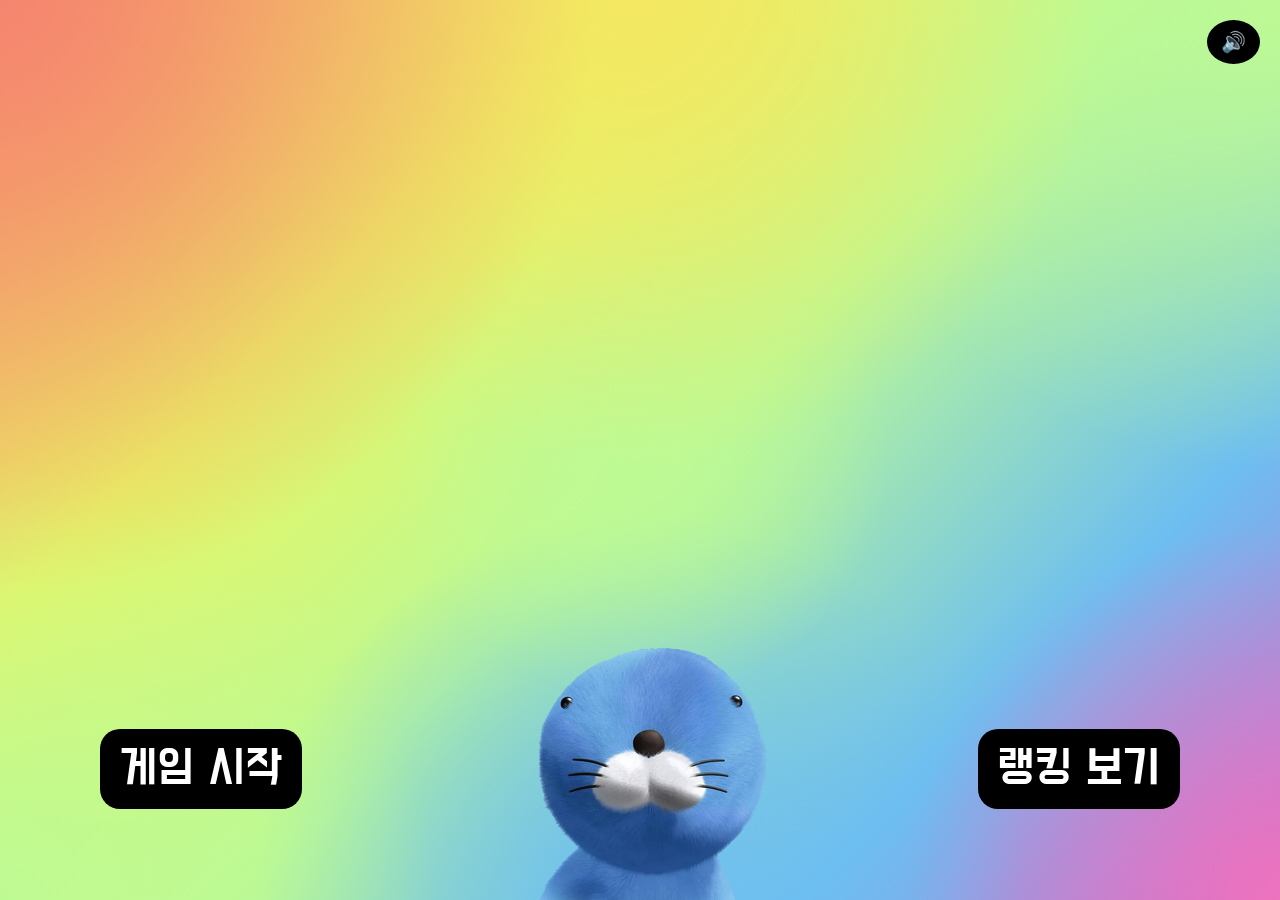
<file: index.html>
<!-- @format -->

<!doctype html>
<html lang="en">
  <head>
    <meta charset="UTF-8" />
    <meta name="viewport" content="width=device-width, initial-scale=1.0" />
    <link rel="preconnect" href="https://fonts.googleapis.com" />
    <link rel="preconnect" href="https://fonts.gstatic.com" crossorigin />
    <link rel="preconnect" href="https://fonts.googleapis.com" />
    <link rel="preconnect" href="https://fonts.gstatic.com" crossorigin />
    <link
      href="https://fonts.googleapis.com/css2?family=Do+Hyeon&display=swap"
      rel="stylesheet"
    />
    <title>Meme Academy</title>

    <link rel="stylesheet" href="./mainBG.css" />

    <style>
      body {
        font-family: "Do Hyeon", sans-serif;
      }

      ::-webkit-scrollbar {
        display: none;
      }

      a {
        text-decoration: none;
        color: inherit;
      }

      .modal {
        display: none;
        position: fixed;
        top: 0;
        left: 0;
        z-index: 999;
        width: 100%;
        height: 100vh;
        background: rgba(0, 0, 0, 0.6);
        justify-content: center;
        align-items: center;
      }

      .modal.active {
        display: flex;
      }

      .modal_popup {
        width: 500px;
        max-height: 80vh;
        overflow-y: auto;
        background: #ffffff;
        border-radius: 20px;
        padding: 25px;
        text-align: center;
        animation: popup 0.3s ease;
      }

      @keyframes popup {
        from {
          transform: scale(0.8);
          opacity: 0;
        }
        to {
          transform: scale(1);
          opacity: 1;
        }
      }

      .modal_popup table {
        width: 100%;
        border-collapse: collapse;
        margin-top: 15px;
      }

      .modal_popup th,
      .modal_popup td {
        padding: 10px;
        border-bottom: 1px solid #ddd;
      }

      .modal_popup th {
        background: #f4f4f4;
      }

      .modal_buttons {
        margin-bottom: 10px;
      }

      .modal_buttons button {
        margin: 5px;
        padding: 8px 12px;
        border: none;
        border-radius: 10px;
        background: black;
        color: white;
        cursor: pointer;
      }

      .close_btn {
        padding: 10px 20px;
        background-color: rgb(116, 0, 0);
        border: none;
        border-radius: 5px;
        color: #fff;
        cursor: pointer;
        transition: box-shadow 0.2s;
      }

      .title {
        width: 100%;
        height: 320px;
        display: flex;
        justify-content: center;
        align-items: center;
      }

      .title-arc {
        --step: 14deg;
        --start: -45deg;
        --radius: 520px;
        --font-size: 110px;
        --center-y: 215%;

        position: relative;
        width: 100%;
        margin-left: 40px;
        height: 320px;
      }

      .title-arc span {
        position: absolute;
        left: 50%;
        top: var(--center-y);
        font-size: var(--font-size);
        font-family: "Do Hyeon", sans-serif;
        line-height: 1;
        color: var(--c);
        -webkit-text-stroke: 2px #111;
        text-shadow: 6px 6px 0 #f47c48;

        --angle: calc(var(--start) + var(--i) * var(--step));

        animation: titleBounce 1.4s ease-in-out infinite;
        animation-delay: calc(var(--i) * 0.12s);
      }

      @keyframes titleBounce {
        0%,
        100% {
          transform: translate(-50%, -50%) rotate(var(--angle))
            translateY(calc(var(--radius) * -1));
        }
        50% {
          transform: translate(-50%, -58%) rotate(var(--angle))
            translateY(calc(var(--radius) * -1));
        }
      }

      .bottom-area {
        position: absolute;
        bottom: 0;
        width: 100%;
        padding: 0 100px;
        box-sizing: border-box;
      }

      .button-container {
        display: flex;
        align-items: end;
        justify-content: space-between;
        width: 100%;
      }

      .bonobono {
        width: 25%;
        height: auto;
        display: block;
      }

      .location-button {
        border: 0;
        border-radius: 20px;
        padding: 10px 20px;
        background-color: black;
        font-size: 48px;
        font-family: "Do Hyeon", sans-serif;
        color: white;
        white-space: nowrap;
        align-self: center;

        cursor: pointer;

        transition: all 0.2s ease;
      }
      .location-button:hover {
        transform: translateY(-6px) scale(1.05);

        background: linear-gradient(
          90deg,
          red,
          orange,
          yellow,
          green,
          cyan,
          blue,
          purple
        );

        color: white;

        box-shadow: 0 12px 25px rgba(0, 0, 0, 0.3);
      }
      .location-button:active {
        transform: scale(0.95);
        box-shadow: 0 5px 10px rgba(0, 0, 0, 0.2);
      }

      .rank-category-buttons {
        display: flex;
        gap: 10px;
        margin-bottom: 14px;
      }

      .rank-category-buttons button {
        border: none;
        border-radius: 10px;
        padding: 8px 14px;
        font-size: 18px;
        font-family: "Do Hyeon", sans-serif;
        cursor: pointer;
        background: #222;
        color: white;
      }

      .table-wrap {
        height: 500px;
        overflow-y: auto;
      }

      table {
        border-collapse: collapse;
        width: 100%;
        min-width: 420px;
      }

      th,
      td {
        border-bottom: 1px solid #ddd;
        padding: 10px 14px;
        text-align: center;
      }

      th {
        background: #f4f4f4;
      }
    </style>
  </head>
  <body>
    <div class="modal">
      <div class="modal_popup">
        <div class="modal_buttons">
          <button onclick="make2024Modal()">2024</button>
          <button onclick="make2025Modal()">2025</button>
          <button onclick="makeClassicModal()">고전</button>
        </div>

        <div class="table-wrap">
          <table>
            <thead>
              <tr>
                <th>등수</th>
                <th>아이디</th>
                <th>점수</th>
              </tr>
            </thead>
            <tbody id="ranking"></tbody>
          </table>
        </div>
        <div style="display: flex; justify-content: center; margin-top: 10px">
          <button type="button" class="close_btn" onClick="modalClose()">
            닫기
          </button>
        </div>
      </div>
    </div>

    <div class="rainbow-bg">
      <div class="title">
        <div class="title-arc">
          <span style="--i: 0; --c: #ff8a8a">제</span>
          <span style="--i: 1; --c: #ffd65c">1</span>
          <span style="--i: 2; --c: #ffe66d">회</span>
          <span style="--i: 3; --c: #2df0a1">밈</span>
          <span style="--i: 4; --c: #22a7ff">퀴</span>
          <span style="--i: 5; --c: #1792ff">즈</span>
          <span style="--i: 6; --c: #0d63d8">쇼</span>
          <span style="--i: 7; --c: #a95cff">~</span>
        </div>
      </div>

      <div class="bottom-area">
        <div class="button-container">
          <a class="location-button" href="./Nickname.html">게임 시작</a>
          <img class="bonobono" src="./images/bonobono.png" alt="Bonobono" />
          <button onClick="modalOpen()" class="location-button">
            랭킹 보기
          </button>
        </div>
      </div>
    </div>

    <audio id="bgm" src="./sounds/배경.mp3" loop></audio>

    <button
      id="musicToggle"
      style="
        position: fixed;
        top: 20px;
        right: 20px;
        z-index: 1000;
        font-size: 20px;
        padding: 10px 14px;
        border-radius: 50%;
        border: none;
        background: black;
        color: white;
        cursor: pointer;
      "
    >
      🔊
    </button>
  </body>

  <script>
    const modal = document.querySelector(".modal");

    function modalOpen() {
      modal.classList.add("active");
      makeClassicModal();
    }

    function modalClose() {
      modal.classList.remove("active");
    }

    function makeClassicModal() {
      renderRanking(getRankingByCategory("classic"));
    }

    function make2024Modal() {
      renderRanking(getRankingByCategory("2024"));
    }

    function make2025Modal() {
      renderRanking(getRankingByCategory("2025"));
    }

    function renderRanking(data, title) {
      let rows = "";

      for (let i = 0; i < data.length; i++) {
        rows += `
          <tr>
            <td>${i + 1}등</td>
            <td>${data[i].id}</td>
            <td>${data[i].score}</td>
          </tr>
        `;
      }

      document.getElementById("ranking").innerHTML = `
        
          <tbody>
            ${rows}
          </tbody>
 
      `;
    }

    function getRankingByCategory(targetCategory) {
      const ranking = [];

      for (let i = 0; i < localStorage.length; i++) {
        const key = localStorage.key(i);
        const rawValue = localStorage.getItem(key);

        if (!rawValue) continue;

        try {
          const data = JSON.parse(rawValue);

          if (
            data &&
            typeof data === "object" &&
            data.category === targetCategory &&
            typeof data.totalScore === "number"
          ) {
            ranking.push({
              id: data.nickname,
              score: data.totalScore,
            });
          }
        } catch (error) {
          continue;
        }
      }

      ranking.sort((a, b) => b.score - a.score);

      return ranking;
    }

    makeClassicModal();

    const bgm = document.getElementById("bgm");
    const musicBtn = document.getElementById("musicToggle");

    let isPlaying = false;

    // 눌러야 배경음악 시작
    document.addEventListener(
      "click",
      () => {
        if (!isPlaying) {
          bgm.play();
          isPlaying = true;
        }
      },
      { once: true },
    );

    // 끄고 켜기
    musicBtn.addEventListener("click", () => {
      if (bgm.paused) {
        bgm.play();
        musicBtn.textContent = "🔊";
      } else {
        bgm.pause();
        musicBtn.textContent = "🔇";
      }
    });
  </script>
</html>
</file>
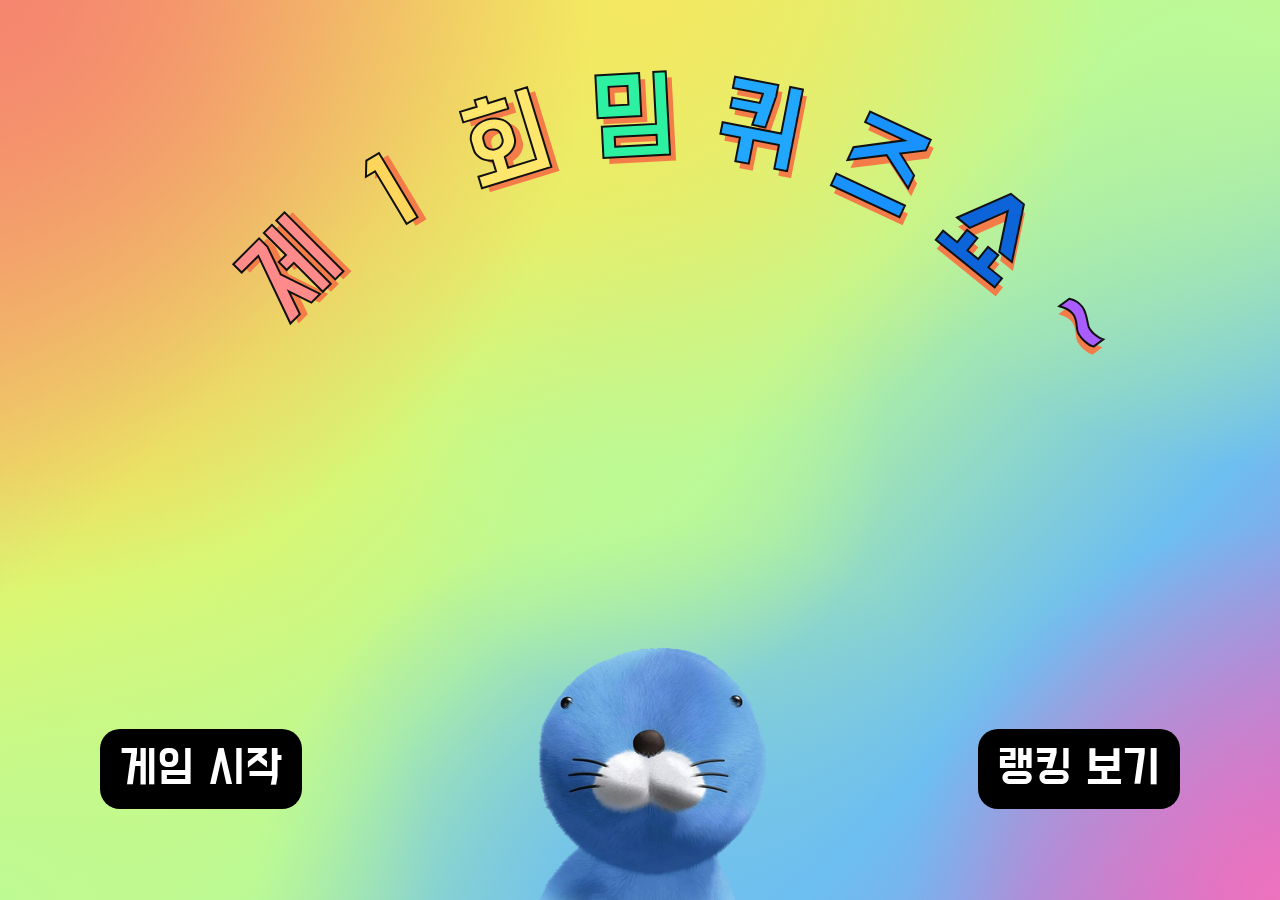
<file: MainPage.html>
<!-- @format -->

<!doctype html>
<html lang="en">
  <head>
    <meta charset="UTF-8" />
    <meta name="viewport" content="width=device-width, initial-scale=1.0" />
    <link rel="preconnect" href="https://fonts.googleapis.com" />
    <link rel="preconnect" href="https://fonts.gstatic.com" crossorigin />
    <link rel="preconnect" href="https://fonts.googleapis.com" />
    <link rel="preconnect" href="https://fonts.gstatic.com" crossorigin />
    <link
      href="https://fonts.googleapis.com/css2?family=Do+Hyeon&display=swap"
      rel="stylesheet"
    />
    <title>Meme Academy</title>

    <link rel="stylesheet" href="mainBG.css" />

    <style>
      a {
        text-decoration: none;
        color: inherit;
      }

      .modal {
        display: none;
        position: absolute;
        top: 0;
        left: 0;
        z-index: 3;
        width: 100%;
        height: 100vh;
        overflow: hidden;
        background: rgba(0, 0, 0, 0.5);
      }
      .modal .modal_popup {
        position: absolute;
        top: 50%;
        left: 50%;
        transform: translate(-50%, -50%);
        padding: 20px;
        background: #ffffff;
        border-radius: 20px;
      }
      .modal .modal_popup .close_btn {
        display: block;
        padding: 10px 20px;
        background-color: rgb(116, 0, 0);
        border: none;
        border-radius: 5px;
        color: #fff;
        cursor: pointer;
        transition: box-shadow 0.2s;
      }

      .title {
        width: 100%;
        height: 320px;
        display: flex;
        justify-content: center;
        align-items: center;
      }

      .title-arc {
        --step: 14deg;
        --start: -45deg;
        --radius: 520px;
        --font-size: 110px;
        --center-y: 200%;
        --rotate-scale: 0.35;

        position: relative;
        width: 100%;
        margin-left: 40px;
        height: 320px;
      }

      .title-arc span {
        position: absolute;
        left: 50%;
        top: var(--center-y);
        font-size: var(--font-size);
        font-family: "Do Hyeon", sans-serif;
        line-height: 1;
        color: var(--c);
        -webkit-text-stroke: 2px #111;
        text-shadow: 6px 6px 0 #f47c48;

        --angle: calc(var(--start) + var(--i) * var(--step));

        transform: translate(-50%, -50%) rotate(var(--angle))
          translateY(calc(var(--radius) * -1));
      }
      .bottom-area {
        position: absolute;
        bottom: 0;
        width: 100%;
        padding: 0 100px;
        box-sizing: border-box;
      }

      .button-container {
        display: flex;
        align-items: end;
        justify-content: space-between;
        width: 100%;
      }

      .bonobono {
        width: 25%;
        height: auto;
        display: block;
      }

      .location-button {
        border: 0;
        border-radius: 20px;
        padding: 10px 20px;
        background-color: black;
        font-size: 48px;
        font-family: "Do Hyeon", sans-serif;
        color: white;
        white-space: nowrap;
        align-self: center;
      }
    </style>
  </head>
  <body>
    <div class="modal">
      <div class="modal_popup">
        <h3>모달 팝업 타이틀 입니다!</h3>
        <p>
          Lorem ipsum dolor sit amet consectetur adipisicing elit. Laboriosam,
          ut facere id ullam ea adipisci et ipsam est quidem commodi ducimus
          nostrum cum optio non dolor! Quam ipsum nam rem!
        </p>
        <button type="button" class="close_btn" onClick="modalClose()">
          닫기
        </button>
      </div>
    </div>
    <div class="rainbow-bg">
      <div class="title">
        <div class="title-arc">
          <span style="--i: 0; --c: #ff8a8a">제</span>
          <span style="--i: 1; --c: #ffd65c">1</span>
          <span style="--i: 2; --c: #ffe66d">회</span>
          <span style="--i: 3; --c: #2df0a1">밈</span>
          <span style="--i: 4; --c: #22a7ff">퀴</span>
          <span style="--i: 5; --c: #1792ff">즈</span>
          <span style="--i: 6; --c: #0d63d8">쇼</span>
          <span style="--i: 7; --c: #a95cff">~</span>
        </div>
      </div>
      <div class="bottom-area">
        <div class="button-container">
          <a class="location-button" href="/Nickname.html">게임 시작</a>
          <img class="bonobono" src="/images/bonobono.png" alt="Bonobono" />
          <button onClick="modalOpen()" class="location-button" href="">
            랭킹 보기
          </button>
        </div>
      </div>
    </div>
  </body>
  <script>
    const modal = document.querySelector(".modal");

    function modalOpen() {
      modal.style.display = "block";
    }

    function modalClose() {
      modal.style.display = "none";
    }
  </script>
</html>
</file>
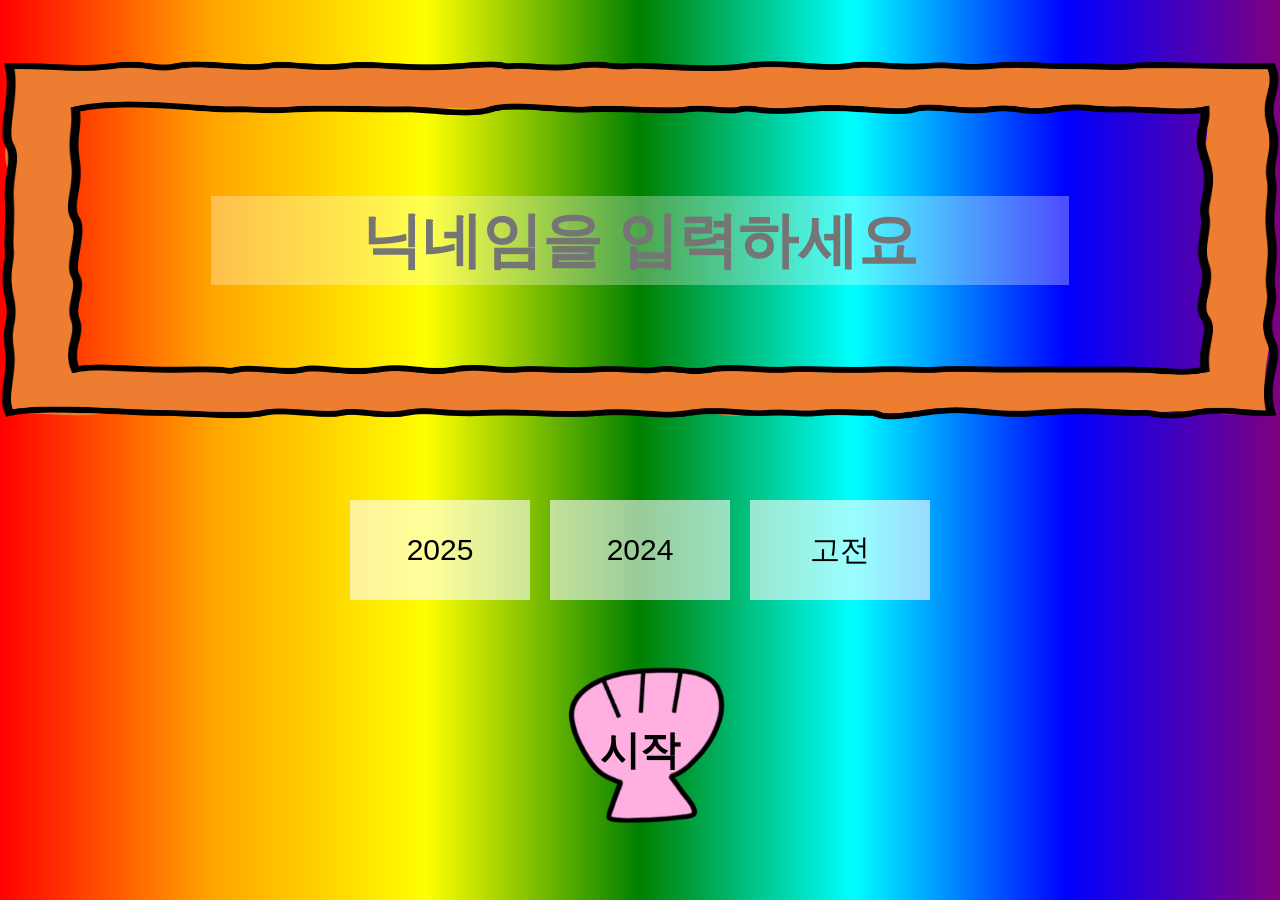
<file: nickname.html>
<!-- @format -->

<!doctype html>
<html lang="ko">
  <head>
    <meta charset="UTF-8" />
    <meta name="viewport" content="width=device-width, initial-scale=1.0" />
    <title>닉네임 입력</title>

    <style>
      body {
        margin: 0;
      }

      .container {
        width: 100%;
        height: 100vh;
        background: linear-gradient(
          90deg,
          red,
          orange,
          yellow,
          green,
          cyan,
          blue,
          purple
        );
        display: flex;
        flex-direction: column;
        justify-content: center;
        align-items: center;
      }

      .nickname-box {
        width: 100%;
        height: 360px;
        background-image: url("box.png");
        background-size: 100% 100%;
        display: flex;
        justify-content: center;
        align-items: center;
        margin-bottom: 80px;
      }

      .nickname-box input {
        font-size: 60px;
        padding: 10px 40px;
        border: none;
        outline: none;
        background: rgba(255, 255, 255, 0.3);
        text-align: center;
        font-weight: bold;
      }

      /* 버튼 그룹 */
      .btn-group {
        display: flex;
        gap: 20px;
        margin-bottom: 40px;
      }

      .btn {
        width: 180px;
        height: 100px;
        font-size: 30px;
        cursor: pointer;
        transition: 0.2s;
        background: rgba(255, 255, 255, 0.6);
        border: none;
      }

      .btn:hover {
        transform: scale(1.1);
      }

      /* 조개 버튼 */
      .shell-btn {
        position: relative;
        width: 200px;
        height: 200px;
        cursor: pointer;
      }

      .shell-btn img {
        width: 100%;
        height: 100%;
        object-fit: contain;
      }

      .shell-text {
        position: absolute;
        top: 55%;
        left: 50%;
        transform: translate(-50%, -50%);
        font-size: 40px;
        font-weight: bold;
        color: black;
      }
    </style>
  </head>

  <body>
    <div class="container">
      <div class="nickname-box">
        <input type="text" placeholder="닉네임을 입력하세요" />
      </div>

      <div class="btn-group">
        <button class="btn">2025</button>
        <button class="btn">2024</button>
        <button class="btn">고전</button>
      </div>

      <!-- 시작 버튼 -->
      <a class="shell-btn" href="/SolveProblem.html">
        <img src="/images/shell.png" alt="" />
        <div class="shell-text">시작</div>
      </a>
    </div>
  </body>
</html>
</file>
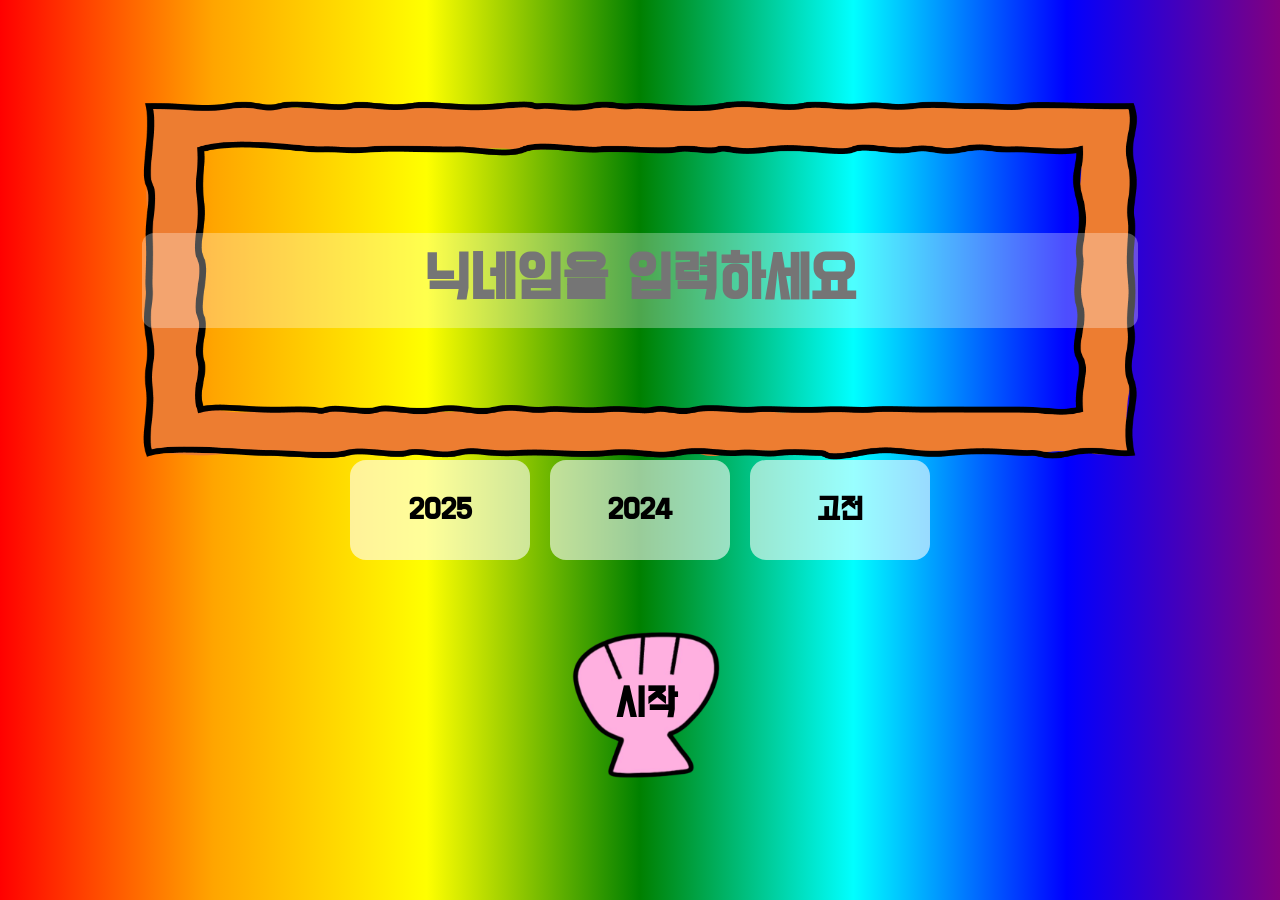
<file: Nickname.html>
<!-- @format -->

<!doctype html>
<html lang="ko">
  <head>
    <meta charset="UTF-8" />
    <meta name="viewport" content="width=device-width, initial-scale=1.0" />
    <link rel="preconnect" href="https://fonts.googleapis.com" />
    <link rel="preconnect" href="https://fonts.gstatic.com" crossorigin />
    <link rel="preconnect" href="https://fonts.googleapis.com" />
    <link rel="preconnect" href="https://fonts.gstatic.com" crossorigin />
    <link
      href="https://fonts.googleapis.com/css2?family=Do+Hyeon&display=swap"
      rel="stylesheet"
    />
    <title>닉네임 입력</title>

    <style>
      body {
        margin: 0;
      }

      * {
        box-sizing: border-box;
      }

      .container {
        width: 100%;
        height: 100vh;
        background: linear-gradient(
          90deg,
          red,
          orange,
          yellow,
          green,
          cyan,
          blue,
          purple
        );
        display: flex;
        flex-direction: column;
        justify-content: center;
        align-items: center;
      }

      .nickname-box {
        width: 100%;
        height: 360px;
        background-image: url("box.png");
        background-size: 100% 100%;
        background-repeat: no-repeat;
        background-position: center;
        display: flex;
        justify-content: center;
        align-items: center;
        margin-bottom: 0px;
      }

      .nickname-box input {
        font-size: 60px;
        padding: 10px 40px;
        border: none;
        outline: none;
        background: rgba(255, 255, 255, 0.3);
        color: #000;
        text-align: center;
        font-weight: bold;
        border-radius: 12px;
        font-family: "Do Hyeon", sans-serif;
      }

      .nickname-box input:-webkit-autofill,
      .nickname-box input:-webkit-autofill:hover,
      .nickname-box input:-webkit-autofill:focus,
      .nickname-box input:-webkit-autofill:active {
        -webkit-box-shadow: 0 0 0 1000px rgba(255, 255, 255, 0.3) inset;
        -webkit-text-fill-color: #000;
        border: none;
        outline: none;
        border-radius: 12px;
        transition: background-color 5000s ease-in-out 0s;
      }

      .btn-group {
        display: flex;
        gap: 20px;
        margin-bottom: 40px;
      }

      .btn {
        width: 180px;
        height: 100px;
        font-size: 30px;
        cursor: pointer;
        transition: 0.2s;
        background: rgba(255, 255, 255, 0.6);
        border: none;
        border-radius: 16px;
        font-weight: bold;
        font-family: "Do Hyeon", sans-serif;
      }

      .btn.selected {
        background: black;
        color: white;
        box-shadow: 0 8px 18px rgba(0, 0, 0, 0.2);
        transform: scale(1.05);
      }

      .btn:hover {
        transform: scale(1.1);
      }

      .shell-btn {
        background-color: transparent;
        border: none;
        position: relative;
        width: 200px;
        height: 200px;
        cursor: pointer;
        font-family: "Do Hyeon", sans-serif;
      }

      .shell-btn img {
        width: 100%;
        height: 100%;
        object-fit: contain;
      }

      .shell-text {
        position: absolute;
        top: 52%;
        left: 53%;
        transform: translate(-50%, -50%);
        font-size: 40px;
        font-weight: bold;
        color: black;
      }

      /* 커스텀 알림 */
      .alert-overlay {
        position: fixed;
        inset: 0;
        display: none;
        justify-content: center;
        align-items: center;
        background: rgba(0, 0, 0, 0.45);
        z-index: 9999;
      }

      .alert-overlay.show {
        display: flex;
      }

      .alert-card {
        width: min(420px, 90vw);
        background: rgba(255, 255, 255, 0.97);
        border: 6px solid #ffb84d;
        border-radius: 28px;
        padding: 34px 28px 26px;
        text-align: center;
        box-shadow: 0 22px 45px rgba(0, 0, 0, 0.25);
        animation: popIn 0.25s ease;
      }

      .alert-icon {
        font-size: 56px;
        margin-bottom: 10px;
      }

      .alert-title {
        font-size: 34px;
        font-weight: bold;
        color: #2a2016;
        margin-bottom: 12px;
      }

      .alert-message {
        font-size: 24px;
        color: #3a2d22;
        line-height: 1.5;
        margin-bottom: 22px;
        word-break: keep-all;
      }

      .alert-btn {
        border: none;
        border-radius: 16px;
        padding: 12px 26px;
        font-size: 22px;
        font-weight: bold;
        cursor: pointer;
        background: linear-gradient(135deg, #ffe36c, #ffb431);
        color: #2a2016;
        box-shadow: 0 6px 0 rgba(0, 0, 0, 0.15);
      }

      .alert-btn:hover {
        transform: translateY(-2px);
      }

      .alert-btn:active {
        transform: translateY(1px);
      }

      @keyframes popIn {
        from {
          transform: scale(0.8);
          opacity: 0;
        }
        to {
          transform: scale(1);
          opacity: 1;
        }
      }
    </style>
  </head>

  <body>
    <div class="container">
      <div class="box">
        <div class="nickname-box">
          <input id="nickname" type="text" placeholder="닉네임을 입력하세요" />
        </div>
      </div>

      <div class="btn-group">
        <button class="btn" data-value="2025">2025</button>
        <button class="btn" data-value="2024">2024</button>
        <button class="btn" data-value="classic">고전</button>
      </div>

      <button onclick="goPage()" class="shell-btn" type="button">
        <img src="./images/shell.png" alt="" />
        <div class="shell-text">시작</div>
      </button>
    </div>

    <!-- 커스텀 알림 -->
    <div class="alert-overlay" id="alertOverlay">
      <div class="alert-card">
        <div class="alert-icon" id="alertIcon">⚠️</div>
        <div class="alert-title" id="alertTitle">알림</div>
        <div class="alert-message" id="alertMessage">메시지</div>
        <button class="alert-btn" id="alertBtn" type="button">확인</button>
      </div>
    </div>

    <script>
      const buttons = document.querySelectorAll(".btn");
      const alertOverlay = document.getElementById("alertOverlay");
      const alertTitle = document.getElementById("alertTitle");
      const alertMessage = document.getElementById("alertMessage");
      const alertBtn = document.getElementById("alertBtn");

      let selectedCategory = "";

      buttons.forEach((button) => {
        button.addEventListener("click", () => {
          buttons.forEach((btn) => btn.classList.remove("selected"));
          button.classList.add("selected");
          selectedCategory = button.dataset.value;
        });
      });

      function showAlert(title, message) {
        alertTitle.textContent = title;
        alertMessage.textContent = message;
        alertOverlay.classList.add("show");
      }

      function closeAlert() {
        alertOverlay.classList.remove("show");
      }

      alertBtn.addEventListener("click", closeAlert);

      alertOverlay.addEventListener("click", (event) => {
        if (event.target === alertOverlay) {
          closeAlert();
        }
      });

      function goPage() {
        const nickname = document.getElementById("nickname").value.trim();

        if (nickname === "") {
          showAlert("알림", "닉네임을 입력해주세요.");
          return;
        }

        if (selectedCategory === "") {
          showAlert("알림", "카테고리를 선택해주세요.");
          return;
        }

        location.href = `./SolveProblem.html?nickname=${encodeURIComponent(
          nickname,
        )}&category=${encodeURIComponent(selectedCategory)}`;
      }
    </script>
  </body>
</html>
</file>
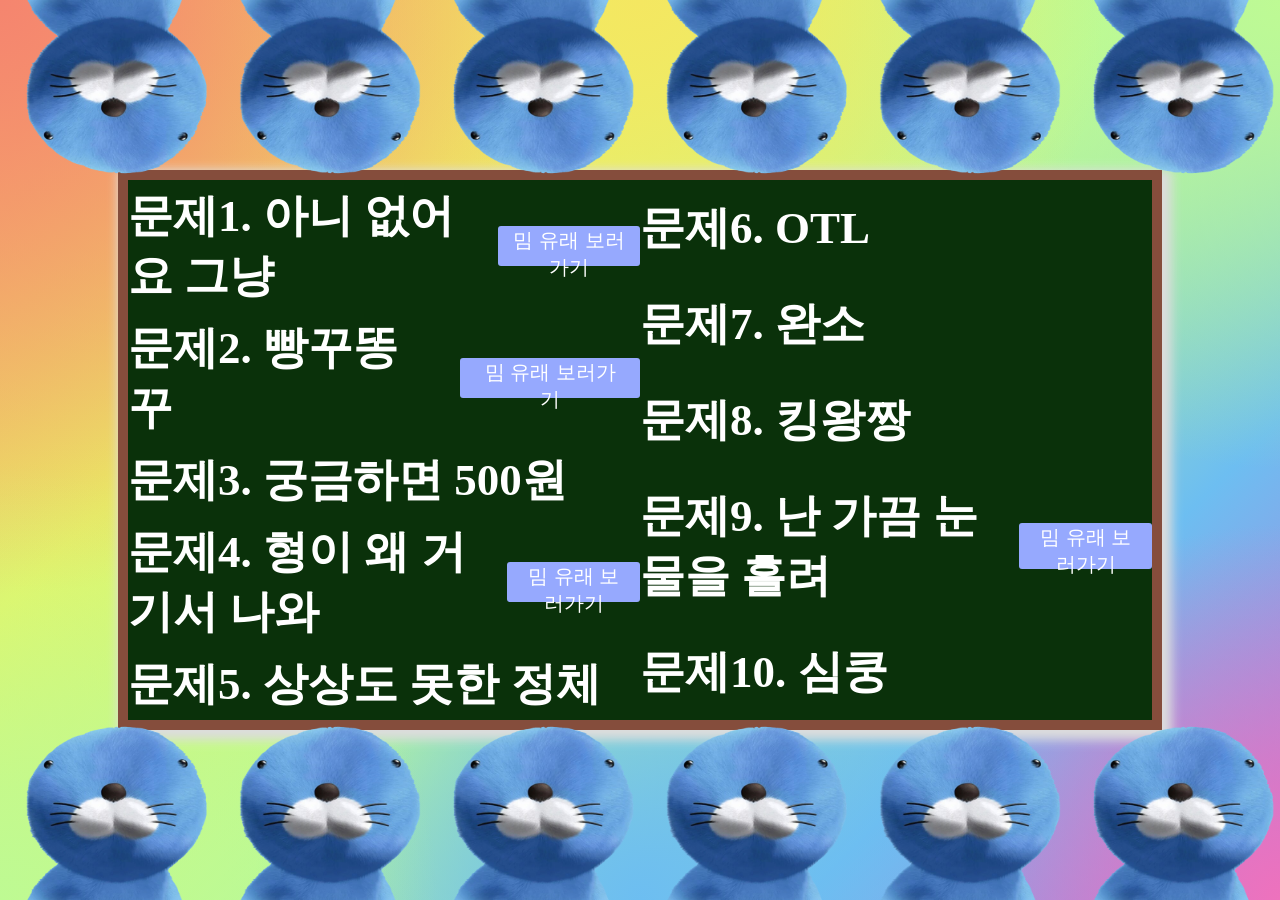
<file: resultPage.html>
<!DOCTYPE html>
<html lang="en">
<head>
    <meta charset="UTF-8">
    <meta name="viewport" content="width=device-width, initial-scale=1.0">
    <title>Meme Academy</title>

    <link rel="stylesheet" href="mainBG.css">

    <style>
        .head {
            width: 100%;
            height: 20%;
            background-size: 200px;
            background-image: url(./bonobono.png);
            transform: scaleY(-1);
            background-repeat: round;
        }
        .footer {
            width: 100%;
            height: 20%;
            background-size: 200px;
            background-image: url(./bonobono.png);
            background-repeat: round;
            position: absolute;
            bottom: 0;
        }
        .wrapper {
            align-items: center;
            display: flex;
            justify-content: center;
            width: 100%;
            height: 60%;
        }
        .container {
            border: 10px solid rgb(133, 77, 60);
            width: 80%;
            height: 100%;
            background-color: rgb(10, 49, 10);
            box-shadow: 5px 5px 10px 5px #ddd;
            color: white;
            font-size: 35px;
            font-weight: bold;
        }

        .ansList {
            display: flex;
            justify-content: space-evenly;
            width: 100%;
            height: 100%;
        }
        .list {
            display: flex;
            justify-content: space-between;
            gap: 20px;
            align-items: center;
            font-size: 45px;
        }
        .left, .right {
            display: grid;
            justify-content: space-between;
        }

        button{
            color: #ffffff;
            text-align:center;
            background-color: #96a9fe;
            border: none;
            border-radius: 3px;
            padding-left: 15px;
            padding-right: 15px;
            min-height: 20px; min-width: 70px;
            height: 30%;
            cursor: pointer;
            font-size: 20px;
        }

        button:hover{
            color: #654de0;
            background-color: #dee1fd;
            transition: 0.3s;
        }
    </style>

    <script>
        fetch("./Meme.json")
        .then((response) => response.json())
        .then((json) => {
            data = json.meme2025;
        })
    </script>
</head>
<body>
    <div class="rainbow-bg">
        <div class="head"></div>
        <div class="wrapper">
            <div class="container">
                <div class="ansList">
                    <div class="left">
                        <div class="list">
                            문제1. 아니 없어요 그냥
                            <button type="button" onclick="location.href='https://youtu.be/qZtY8Q0AXbQ?si=Up8HCljwo4MYaWjr'">밈 유래 보러가기</button>
                        </div>
                        <div class="list">
                            문제2. 빵꾸똥꾸
                            <button type="button" onclick="location.href='https://youtu.be/qZtY8Q0AXbQ?si=Up8HCljwo4MYaWjr'">밈 유래 보러가기</button>
                        </div>
                        <div class="list">문제3. 궁금하면 500원</div>
                        <div class="list">
                            문제4. 형이 왜 거기서 나와
                            <button type="button" onclick="location.href='https://youtu.be/qZtY8Q0AXbQ?si=Up8HCljwo4MYaWjr'">밈 유래 보러가기</button>
                        </div>
                        <div class="list">문제5. 상상도 못한 정체</div>
                    </div>
                    <div class="right">
                        <div class="list">문제6. OTL</div>
                        <div class="list">문제7. 완소</div>
                        <div class="list">문제8. 킹왕짱</div>
                        <div class="list">
                            문제9. 난 가끔 눈물을 흘려
                            <button type="button" onclick="location.href='https://youtu.be/qZtY8Q0AXbQ?si=Up8HCljwo4MYaWjr'">밈 유래 보러가기</button>
                        </div>
                        <div class="list">문제10. 심쿵</div>
                    </div>
                </div>
            </div>
        </div>
        <div class="footer"></div>
    </div>
</body>
</html>
</file>
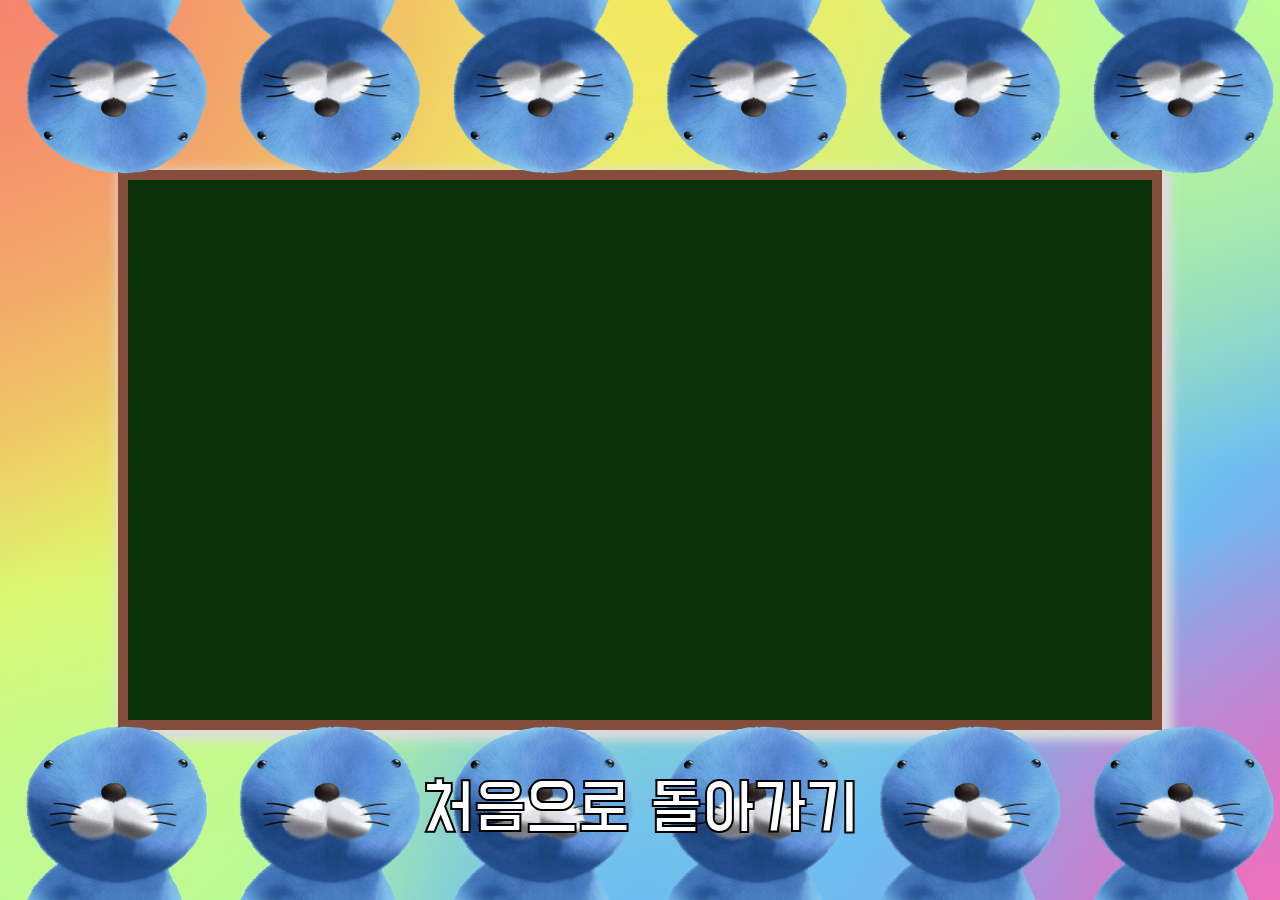
<file: ResultPage.html>
<!-- @format -->

<!doctype html>
<html lang="en">
  <head>
    <meta charset="UTF-8" />
    <meta name="viewport" content="width=device-width, initial-scale=1.0" />
    <link rel="preconnect" href="https://fonts.googleapis.com" />
    <link rel="preconnect" href="https://fonts.gstatic.com" crossorigin />
    <link rel="preconnect" href="https://fonts.googleapis.com" />
    <link rel="preconnect" href="https://fonts.gstatic.com" crossorigin />
    <link
      href="https://fonts.googleapis.com/css2?family=Do+Hyeon&display=swap"
      rel="stylesheet"
    />
    <title>Meme Academy</title>

    <link rel="stylesheet" href="mainBG.css" />

    <style>
        body {
            font-family: "Do Hyeon", sans-serif;
        }
        .head {
            width: 100%;
            height: 20%;
            background-size: 200px;
            background-image: url(./images/bonobono.png);
            transform: scaleY(-1);
            background-repeat: round;
        }
        .footer {
            width: 100%;
            height: 20%;
            background-size: 200px;
            background-image: url(./images/bonobono.png);
            background-repeat: round;
            position: absolute;
            bottom: 0;
        }
        .wrapper {
            align-items: center;
            display: flex;
            justify-content: center;
            width: 100%;
            height: 60%;
        }
        .container {
            border: 10px solid rgb(133, 77, 60);
            width: 80%;
            height: 100%;
            background-color: rgb(10, 49, 10);
            box-shadow: 5px 5px 10px 5px #ddd;
            color: white;
            font-size: 35px;
            font-weight: bold;
        }
        
        #ansList {
            display: flex;
            justify-content: space-around;
            width: 100%;
            height: 100%;
        }
        .list {
            display: flex;
            justify-content: space-evenly;
            align-items: center;
            font-size: 30px;

            width: 100%;
            height: 100%;
        }
        .word {
            width: 60%;
            word-wrap: break-word;
        }
        #left, #right {
            display: grid; 
            align-items: center;

            width: 100%;
            height: 100%;;
        }

        button {
            color: #ffffff;
            text-align: center;
            background-color: #96a9fe;
            border: none;
            border-radius: 3px;
            padding-left: 15px;
            padding-right: 15px;
            width: 150px;
            height: 35px;
            cursor: pointer;
            font-size: 20px;
        }
        
        button:hover {
            color: #654de0;
            background-color: #dee1fd;
            transition: 0.3s;
        }
        
        .btn {
            display: flex;
            justify-content: center;
            align-items: center;
            width: 100%;
            height: 20%;
            position: absolute;
            bottom: 0;
            z-index: 1;
        }
        .btnCss {
            background-color: transparent;
            border: none;
            font-size: 68px;
            cursor: pointer;
            color: white;
            -webkit-text-stroke: 2px black;
            transition: all 0.3s ease;
            text-decoration-line: none;
        }
        .btnCss:hover {
            transform: scale(1.03);
            color: #ffd700;
        }
    </style>

    <script>
        const params = new URLSearchParams(window.location.search);
        const nickname = params.get("nickname");
        const category = JSON.parse(localStorage.getItem(nickname)).category;
        const answers = JSON.parse(localStorage.getItem(nickname)).answers;

        let memes = [];

        document.addEventListener('DOMContentLoaded', async () => {
            try {
                if (category === "2024") {
                    const response = await fetch("./meme2024.json");
                    memes.list = await response.json();
                }
                else if (category === "2025") {
                    const response = await fetch("./meme2025.json");
                    memes.list = await response.json();
                }
                else {
                    const response = await fetch("./memeClassic.json");
                    memes.list = await response.json();
                }

                for(let i=0; i<memes.list.length; i++) {
                    const isCorrect = answers.some(ans => ans.questionIndex === i);
                    const colorStyle = isCorrect ? "" : "color: red";
                    
                    const memeHtml = 
                        `<div class="list" style="${colorStyle}">
                            ${i+1}.
                            <div class="word">${memes.list[i].memeName}</div>
                            <button type="button" onclick="location.href='${memes.list[i].originUrl}'">밈 유래 보기</button>
                        </div>`

                    if(i < 5) {
                        document.getElementById('left').innerHTML += memeHtml;
                    } else {
                        document.getElementById('right').innerHTML += memeHtml;
                    }  
                }
            } catch (error) {
                console.error("json 불러오기 실패:", error);
            }
      });
    </script>
  </head>
  <body>
    <div class="rainbow-bg">
      <div class="head"></div>
      <div class="wrapper">
        <div class="container">
          <div id="ansList">
            <div id="left"></div>
            <div id="right"></div>
          </div>
        </div>
      </div>
      <div class="footer"></div>
    </div>
    <div class="btn">
        <a href="./index.html" class="btnCss">처음으로 돌아가기</a>
    </div>
    <div class="footer"></div>
</div>
</body>
</html>
</file>
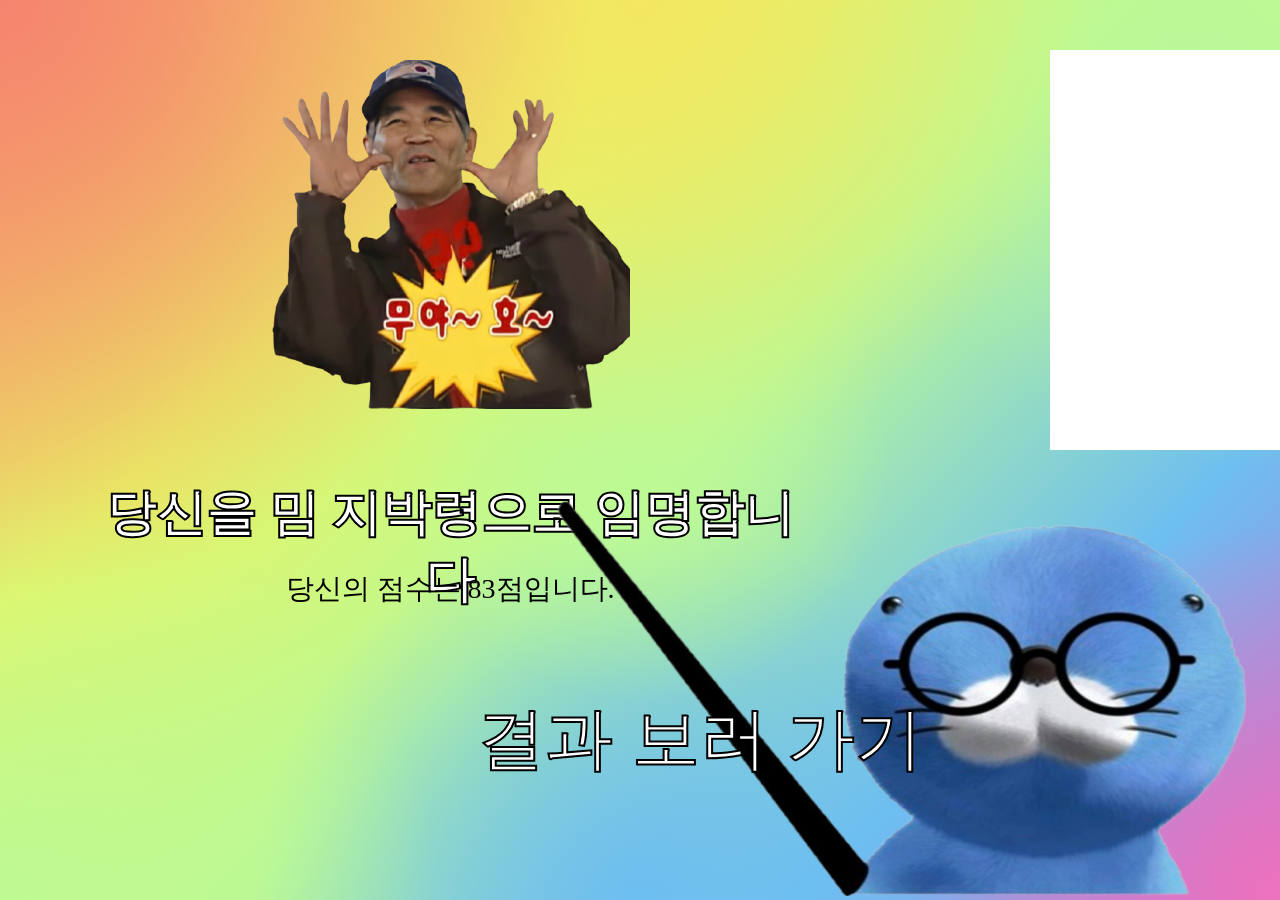
<file: score.html>
<!doctype html>
<html lang="en">
  <head>
    <meta charset="UTF-8" />
    <meta name="viewport" content="width=device-width, initial-scale=1.0" />
    <title>결과 페이지</title>

    <style>
      body {
        margin: 0;
      }

      .rainbow-bg {
        position: relative;
        width: 100%;
        height: 100vh;

        background:
          radial-gradient(
            circle at top left,
            rgb(245, 133, 111) 0%,
            rgba(245, 133, 111, 0) 38%
          ),
          radial-gradient(
            circle at top center,
            rgb(244, 231, 97) 0%,
            rgba(244, 231, 97, 0) 42%
          ),
          radial-gradient(
            circle at top right,
            rgb(190, 250, 148) 0%,
            rgba(190, 250, 148, 0) 30%
          ),
          radial-gradient(
            circle at center,
            rgb(190, 250, 148) 0%,
            rgba(190, 250, 148, 0) 32%
          ),
          radial-gradient(
            circle at bottom left,
            rgb(190, 250, 147) 0%,
            rgba(190, 250, 147, 0) 28%
          ),
          radial-gradient(
            circle at bottom center,
            rgb(109, 190, 241) 0%,
            rgba(109, 190, 241, 0) 35%
          ),
          radial-gradient(
            circle at bottom right,
            rgb(238, 114, 189) 0%,
            rgba(238, 114, 189, 0) 24%
          ),
          linear-gradient(
            135deg,
            rgb(247, 171, 103) 0%,
            rgb(232, 245, 99) 28%,
            rgb(187, 249, 149) 52%,
            rgb(109, 190, 241) 78%,
            rgb(184, 118, 216) 100%
          );
      }

      .glass {
        position: absolute;
        right: 30px;
        bottom: 0px;
      }

      .glass img {
        width: 700px;
        height: 400px;
      }

      /* 결과 박스 */
      .scoreBox {
        position: absolute;
        width: 700px;
        height: 600px;
        top: 50px;
        left: 100px;
        text-align: center;
      }

      /* 이미지 */
      .aje {
        position: absolute;
        width: 420px;
        height: auto;
        top: 20px;
        left: 50%;
        transform: translateX(-50%);
      }

      .last-result {
        width: 360px;
        top: 10px;
      }

      .scoreBox-text {
        font-size: 50px;
        font-weight: bold;
        position: absolute;
        top: 430px;
        left: 50%;
        transform: translateX(-50%);
        width: 100%;
        margin: 0;
        color: white;
        -webkit-text-stroke: 2px black;
      }

      .scoreBox-score {
        font-size: 28px;
        position: absolute;
        top: 520px;
        left: 50%;
        transform: translateX(-50%);
        width: 100%;
        margin: 0;
      }

      .rankingBox {
        position: absolute;
        width: 300px;
        height: 400px;
        background-color: white;
        top: 50px;
        left: 1050px;
      }

      .result {
        position: absolute;
        top: 650px;
        left: 400px;
      }

      .resultbtn {
        width: 600px;
        height: 178px;
        background-color: transparent;
        border: none;
        font-size: 68px;
        cursor: pointer;
        color: white;
        -webkit-text-stroke: 2px black;
        transition: all 0.3s ease;
      }
      .resultbtn:hover {
        transform: scale(1.03);
        color: #ffd700;
      }
    </style>
  </head>

  <body>
    <div class="rainbow-bg">
      <div class="scoreBox">
        <img class="aje" src="aje.png" />
        <p class="scoreBox-text">결과 텍스트</p>
        <p class="scoreBox-score">점수</p>
      </div>

      <div class="rankingBox"></div>

      <div class="glass">
        <img src="glass.png" />
      </div>

      <div class="result">
        <button class="resultbtn">결과 보러 가기</button>
      </div>
    </div>

    <script>
      // 테스트용
      let score = 83;

      const resultData = [
        { min: 0, max: 20, img: "aje.png", text: "아재시군요…. 아자스!!" },
        {
          min: 21,
          max: 40,
          img: "aje2.png",
          text: "밈 사망선고 내리겠습니다 삐———-",
        },
        {
          min: 41,
          max: 60,
          img: "aje3.png",
          text: "당신은 M도 Z도 아닌 그 무언가…",
        },
        { min: 61, max: 80, img: "mz.png", text: "당신 꽤나 MZ?" },
        {
          min: 81,
          max: 100,
          img: "mz2.png",
          text: "당신을 밈 지박령으로 임명합니다",
        },
      ];

      const imgEl = document.querySelector(".aje");
      const textEl = document.querySelector(".scoreBox-text");
      const scoreEl = document.querySelector(".scoreBox-score");

      const result = resultData.find(
        (item) => score >= item.min && score <= item.max,
      );

      if (result) {
        imgEl.src = result.img;
        textEl.innerText = result.text;
        scoreEl.innerText = `당신의 점수는 ${score}점입니다.`;

        if (score >= 81) {
          imgEl.classList.add("last-result");
        }
      }
    </script>
  </body>
</html>
</file>
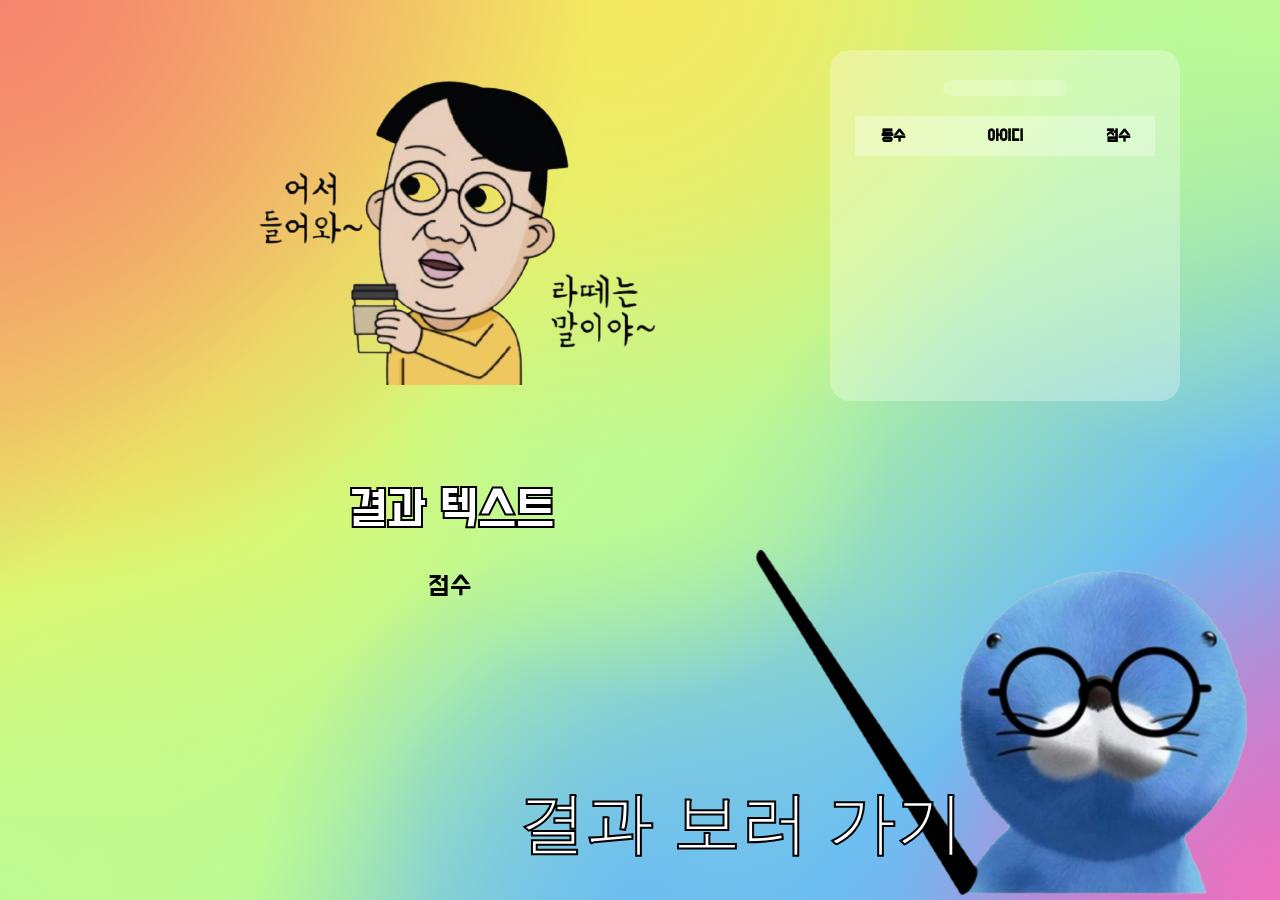
<file: Score.html>
<!-- @format -->

<!doctype html>
<html lang="en">
  <head>
    <meta charset="UTF-8" />
    <meta name="viewport" content="width=device-width, initial-scale=1.0" />
    <link rel="preconnect" href="https://fonts.googleapis.com" />
    <link rel="preconnect" href="https://fonts.gstatic.com" crossorigin />
    <link rel="preconnect" href="https://fonts.googleapis.com" />
    <link rel="preconnect" href="https://fonts.gstatic.com" crossorigin />
    <link
      href="https://fonts.googleapis.com/css2?family=Do+Hyeon&display=swap"
      rel="stylesheet"
    />
    <title>결과 페이지</title>

    <style>
      body {
        margin: 0;
        font-family: "Do Hyeon", sans-serif;
      }

      a {
        text-decoration: none;
        color: inherit;
      }

      ::-webkit-scrollbar {
        display: none;
      }

      .rainbow-bg {
        position: relative;
        width: 100%;
        height: 100vh;

        background:
          radial-gradient(
            circle at top left,
            rgb(245, 133, 111) 0%,
            rgba(245, 133, 111, 0) 38%
          ),
          radial-gradient(
            circle at top center,
            rgb(244, 231, 97) 0%,
            rgba(244, 231, 97, 0) 42%
          ),
          radial-gradient(
            circle at top right,
            rgb(190, 250, 148) 0%,
            rgba(190, 250, 148, 0) 30%
          ),
          radial-gradient(
            circle at center,
            rgb(190, 250, 148) 0%,
            rgba(190, 250, 148, 0) 32%
          ),
          radial-gradient(
            circle at bottom left,
            rgb(190, 250, 147) 0%,
            rgba(190, 250, 147, 0) 28%
          ),
          radial-gradient(
            circle at bottom center,
            rgb(109, 190, 241) 0%,
            rgba(109, 190, 241, 0) 35%
          ),
          radial-gradient(
            circle at bottom right,
            rgb(238, 114, 189) 0%,
            rgba(238, 114, 189, 0) 24%
          ),
          linear-gradient(
            135deg,
            rgb(247, 171, 103) 0%,
            rgb(232, 245, 99) 28%,
            rgb(187, 249, 149) 52%,
            rgb(109, 190, 241) 78%,
            rgb(184, 118, 216) 100%
          );
      }

      .glass {
        position: absolute;
        right: 30px;
        bottom: 0px;
      }

      .glass img {
        width: 500px;
        height: 350px;
      }

      /* 결과 박스 */
      .scoreBox {
        position: absolute;
        width: 700px;
        height: 600px;
        top: 50px;
        left: 100px;
        text-align: center;
      }

      /* 이미지 */
      .aje {
        position: absolute;
        width: 420px;
        height: auto;
        top: 20px;
        left: 50%;
        transform: translateX(-50%);
      }

      .last-result {
        width: 360px;
        top: 10px;
      }

      .scoreBox-text {
        font-size: 50px;
        font-weight: bold;
        position: absolute;
        top: 430px;
        left: 50%;
        transform: translateX(-50%);
        width: 100%;
        margin: 0;
        color: white;
        -webkit-text-stroke: 2px black;
      }

      .scoreBox-score {
        font-size: 28px;
        position: absolute;
        top: 520px;
        left: 50%;
        transform: translateX(-50%);
        width: 100%;
        margin: 0;
      }

      .result {
        position: absolute;
        left: 40%;
        bottom: 30px;
      }

      .resultbtn {
        background-color: transparent;
        border: none;
        font-size: 68px;
        cursor: pointer;
        color: white;
        -webkit-text-stroke: 2px black;
        transition: all 0.3s ease;
      }
      .resultbtn:hover {
        transform: scale(1.03);
        color: #ffd700;
      }

      .close_btn {
        padding: 10px 20px;
        background-color: rgb(116, 0, 0);
        border: none;
        border-radius: 5px;
        color: #fff;
        cursor: pointer;
        transition: box-shadow 0.2s;
      }

      .category_text {
        width: 100px;
        margin: 5px;
        padding: 8px 12px;
        border: none;
        border-radius: 10px;
        background: rgb(255, 255, 255, 0.2);
        color: black;
        font-weight: bold;
        font-family: "Do Hyeon", sans-serif;
      }

      .modal_popup {
        font-family: "Do Hyeon", sans-serif;
        position: absolute;
        background-color: rgb(255, 255, 255, 0.3);
        width: 300px;
        top: 50px;
        right: 100px;
        max-height: 80vh;
        overflow-y: auto;
        border-radius: 20px;
        padding: 25px;
        text-align: center;
        animation: popup 0.3s ease;
      }

      .modal_popup table {
        width: 100%;
        border-collapse: collapse;
      }

      .modal_popup th,
      .modal_popup td {
        padding: 10px;
      }

      .modal_popup th {
        background: rgb(255, 255, 255, 0.3);
      }

      .table-wrap {
        height: 260px;
        margin-top: 15px;
        overflow-y: auto;
      }

      table {
        border-collapse: collapse;
        width: 100%;
      }

      th,
      td {
        padding: 10px 14px;
        text-align: center;
      }

      th {
        background: rgb(255, 255, 255, 0.3);
      }
    </style>
  </head>

  <body>
    <div class="rainbow-bg">
      <div class="scoreBox">
        <img class="aje" src="./images/aje.png" />
        <p class="scoreBox-text">결과 텍스트</p>
        <p class="scoreBox-score">점수</p>
      </div>

      <div class="modal_popup">
        <div style="display: flex; justify-content: center">
          <div id="categoryText" class="category_text"></div>
        </div>

        <div class="table-wrap">
          <table>
            <colgroup>
              <col style="width: 25%" />
              <col style="width: 50%" />
              <col style="width: 25%" />
            </colgroup>
            <thead>
              <tr>
                <th>등수</th>
                <th>아이디</th>
                <th>점수</th>
              </tr>
            </thead>
            <tbody id="ranking"></tbody>
          </table>
        </div>
      </div>

      <div class="glass">
        <img src="./images/glass.png" />
      </div>

      <div class="result">
        <button onclick="resultPage()" class="resultbtn">결과 보러 가기</button>
      </div>
    </div>

    <script type="module">
      const resultData = [
        {
          min: 0,
          max: 20,
          img: "./images/aje.png",
          text: "아재시군요…. 아자스!!",
        },
        {
          min: 21,
          max: 40,
          img: "./images/aje2.png",
          text: "밈 사망선고 내리겠습니다 삐———-",
        },
        {
          min: 41,
          max: 60,
          img: "./images/aje3.png",
          text: "당신은 M도 Z도 아닌 그 무언가…",
        },
        { min: 61, max: 80, img: "./images/mz.png", text: "당신 꽤나 MZ?" },
        {
          min: 81,
          max: 100,
          img: "./images/mz2.png",
          text: "당신을 밈 지박령으로 임명합니다",
        },
      ];

      const params = new URLSearchParams(window.location.search);
      const nickname = params.get("nickname");
      const totalScore = JSON.parse(localStorage.getItem(nickname)).totalScore;
      const category = JSON.parse(localStorage.getItem(nickname)).category;

      const categoryText = category === "classic" ? "클래식" : category;

      const imgEl = document.querySelector(".aje");
      const textEl = document.querySelector(".scoreBox-text");
      const scoreEl = document.querySelector(".scoreBox-score");

      document.getElementById("categoryText").textContent =
        `${categoryText} 밈 랭킹`;

      const result = resultData.find(
        (item) => totalScore >= item.min && totalScore <= item.max,
      );

      if (result) {
        imgEl.src = result.img;
        textEl.innerText = result.text;
        scoreEl.innerText = `당신의 점수는 ${totalScore}점입니다.`;

        if (totalScore >= 81) {
          imgEl.classList.add("last-result");
        }
      }

      function getRankingByCategory(targetCategory) {
        const ranking = [];

        for (let i = 0; i < localStorage.length; i++) {
          const key = localStorage.key(i);
          const rawValue = localStorage.getItem(key);

          if (!rawValue) continue;

          try {
            const data = JSON.parse(rawValue);

            if (
              data &&
              typeof data === "object" &&
              data.category === targetCategory &&
              typeof data.totalScore === "number"
            ) {
              ranking.push({
                id: data.nickname,
                score: data.totalScore,
              });
            }
          } catch (error) {
            continue;
          }
        }

        ranking.sort((a, b) => b.score - a.score);

        return ranking;
      }

      function renderRanking(data, title) {
        let rows = "";

        for (let i = 0; i < data.length; i++) {
          rows += `
          <tr>
            <td style="width: ">${i + 1}등</td>
            <td>${data[i].id}</td>
            <td>${data[i].score}</td>
          </tr>
        `;
        }

        document.getElementById("ranking").innerHTML = `
        
          <tbody>
            ${rows}
          </tbody>
 
      `;
      }
      renderRanking(getRankingByCategory(category));

      window.resultPage = function () {
        window.location.href = `./ResultPage.html?nickname=${encodeURIComponent(nickname)}`;
      }
    </script>
  </body>
</html>
</file>
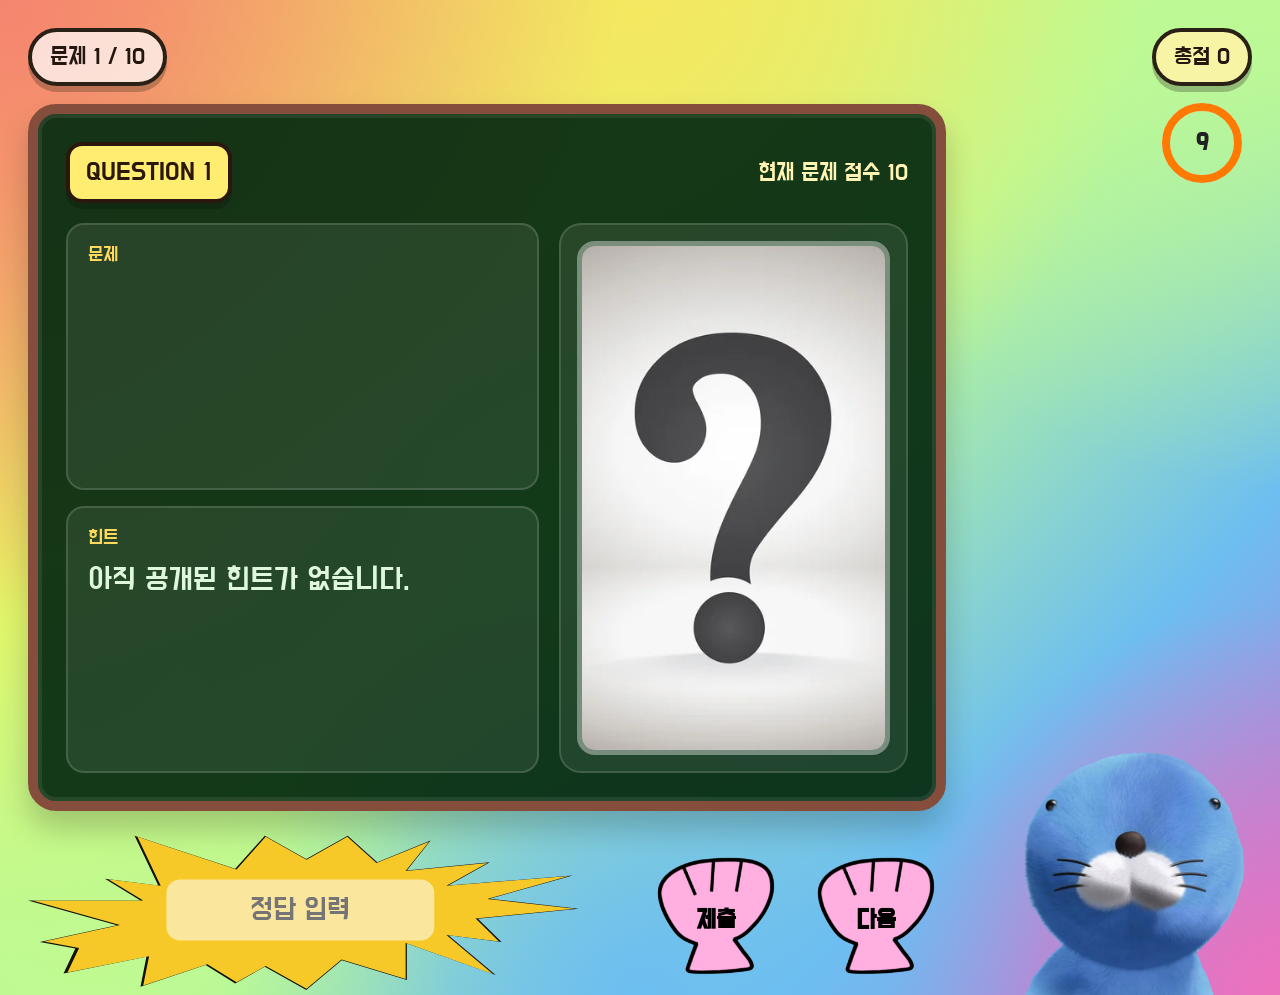
<file: SolveProblem.html>
<!-- @format -->

<!doctype html>
<html lang="ko">
  <head>
    <meta charset="UTF-8" />
    <meta name="viewport" content="width=device-width, initial-scale=1.0" />
    <link
      href="https://fonts.googleapis.com/css2?family=Do+Hyeon&display=swap"
      rel="stylesheet"
    />
    <title>Document</title>
    <style>
      body {
        margin: 0;
        font-family: "Do Hyeon", sans-serif;
      }

      ::-webkit-scrollbar {
        display: none;
      }

      * {
        box-sizing: border-box;
      }

      .rainbow-bg {
        min-height: 100vh;
        background:
          radial-gradient(
            circle at top left,
            rgb(245, 133, 111) 0%,
            rgba(245, 133, 111, 0) 38%
          ),
          radial-gradient(
            circle at top center,
            rgb(244, 231, 97) 0%,
            rgba(244, 231, 97, 0) 42%
          ),
          radial-gradient(
            circle at top right,
            rgb(190, 250, 148) 0%,
            rgba(190, 250, 148, 0) 30%
          ),
          radial-gradient(
            circle at center,
            rgb(190, 250, 148) 0%,
            rgba(190, 250, 148, 0) 32%
          ),
          radial-gradient(
            circle at bottom left,
            rgb(190, 250, 147) 0%,
            rgba(190, 250, 147, 0) 28%
          ),
          radial-gradient(
            circle at bottom center,
            rgb(109, 190, 241) 0%,
            rgba(109, 190, 241, 0) 35%
          ),
          radial-gradient(
            circle at bottom right,
            rgb(238, 114, 189) 0%,
            rgba(238, 114, 189, 0) 24%
          ),
          linear-gradient(
            135deg,
            rgb(247, 171, 103) 0%,
            rgb(232, 245, 99) 28%,
            rgb(187, 249, 149) 52%,
            rgb(109, 190, 241) 78%,
            rgb(184, 118, 216) 100%
          );
        padding: 28px 28px 0;
        overflow: hidden;
      }

      .page-shell {
        min-height: calc(100vh - 28px);
        display: flex;
        flex-direction: column;
        position: relative;
      }

      .top-bar {
        display: flex;
        justify-content: space-between;
        align-items: center;
        margin-bottom: 18px;
      }

      .status-chip {
        background: rgba(255, 255, 255, 0.72);
        border: 4px solid #2a2016;
        color: #24170f;
        border-radius: 999px;
        padding: 10px 18px;
        font-size: 24px;
        box-shadow: 0 6px 0 rgba(42, 32, 22, 0.28);
      }

      .score-chip {
        background: rgba(255, 244, 169, 0.88);
      }

      .quiz-panel {
        width: 75%;
        display: flex;
        flex-direction: column;
        gap: 18px;
        z-index: 2;
      }

      .quiz-card {
        background: rgba(8, 45, 18, 0.94);
        border: 10px solid rgb(133, 77, 60);
        border-radius: 28px;
        box-shadow:
          0 18px 30px rgba(0, 0, 0, 0.2),
          inset 0 0 0 4px rgba(255, 255, 255, 0.08);
        color: white;
        padding: 28px;
      }

      .quiz-card-header {
        display: flex;
        justify-content: space-between;
        align-items: center;
        gap: 12px;
        margin-bottom: 20px;
      }

      .quiz-badge {
        background: #ffed72;
        color: #2b180d;
        border: 4px solid #2b180d;
        border-radius: 16px;
        padding: 10px 16px;
        font-size: 26px;
        box-shadow: 0 6px 0 rgba(0, 0, 0, 0.18);
      }

      .current-score {
        font-size: 24px;
        color: #fff4b3;
      }

      .quiz-grid {
        display: grid;
        grid-template-columns: 1.15fr 0.85fr;
        gap: 20px;
        align-items: stretch;
      }

      .quiz-info {
        display: flex;
        flex-direction: column;
        gap: 16px;
      }

      .info-block {
        background: rgba(255, 255, 255, 0.08);
        border-radius: 18px;
        padding: 18px 20px;
        border: 2px solid rgba(255, 255, 255, 0.14);
        flex: 1;
      }

      .info-label {
        font-size: 20px;
        color: #ffd95b;
        margin-bottom: 8px;
      }

      .info-value {
        font-size: 31px;
        line-height: 1.35;
        word-break: keep-all;
      }

      .question-text {
        min-height: 90px;
      }

      .hint-text {
        color: #dff7dd;
        min-height: 90px;
      }

      .image-panel {
        background: rgba(255, 255, 255, 0.08);
        border-radius: 22px;
        padding: 16px;
        display: flex;
        align-items: center;
        justify-content: space-between;
        border: 2px solid rgba(255, 255, 255, 0.14);
        height: 550px;
      }

      .image-panel img {
        width: 100%;
        height: 100%;
        object-fit: cover;
        border-radius: 18px;
        border: 5px solid rgba(255, 255, 255, 0.25);
        background: rgba(255, 255, 255, 0.18);
      }

      .answer-section {
        display: flex;
        align-items: center;
        justify-content: center;
        gap: 16px;
      }

      .burst-border {
        position: relative;
        width: 80%;
        height: 166px;
        background: #111;
        clip-path: polygon(
          7% 43%,
          19% 43%,
          13% 30%,
          22% 34%,
          18% 4%,
          35% 24%,
          40% 4%,
          47% 18%,
          54% 4%,
          59% 20%,
          68% 7%,
          64% 25%,
          78% 20%,
          71% 34%,
          92% 28%,
          78% 42%,
          93% 48%,
          76% 54%,
          80% 68%,
          71% 64%,
          79% 88%,
          64% 69%,
          64% 91%,
          53% 79%,
          47% 97%,
          40% 83%,
          35% 93%,
          30% 82%,
          19% 95%,
          20% 77%,
          6% 87%,
          8% 72%,
          2% 68%,
          15% 58%,
          0% 43%
        );
        filter: drop-shadow(0 8px 12px rgba(0, 0, 0, 0.18));
      }

      .burst {
        position: absolute;
        inset: 0;
        background: #f7c928;
        clip-path: inherit;
        transform: scale(0.985);
        transform-origin: center;
        display: flex;
        flex-direction: column;
        gap: 10px;
        align-items: center;
        justify-content: center;
        color: #111;
        padding: 0 24px;
      }

      .burst input {
        width: 50%;
        margin-right: 9%;
        margin-bottom: 5px;
        padding: 12px 14px;
        border: none;
        outline: none;
        background: rgba(255, 255, 255, 0.55);
        color: #2b180d;
        font-size: 30px;
        font-family: "Do Hyeon", sans-serif;
        text-align: center;
        border-radius: 14px;
        appearance: none;
        -webkit-appearance: none;
      }

      .burst input:-webkit-autofill,
      .burst input:-webkit-autofill:hover,
      .burst input:-webkit-autofill:focus,
      .burst input:-webkit-autofill:active {
        -webkit-box-shadow: 0 0 0 1000px rgba(255, 255, 255, 0) inset;
        -webkit-text-fill-color: #2b180d;
        caret-color: #2b180d;

        width: 50%;
        margin-right: 60px;
        margin-bottom: 5px;
        padding: 12px 14px;
        border: none;
        outline: none;
        font-size: 30px;
        font-family: "Do Hyeon", sans-serif;
        text-align: center;
        border-radius: 14px;
        -webkit-appearance: none;

        transition: background-color 5000s ease-in-out 0s;
      }

      .action-buttons {
        display: flex;
        align-items: center;
        gap: 10px;
      }

      .shell-btn {
        position: relative;
        width: 150px;
        height: 150px;
        cursor: pointer;
        border: none;
        background: transparent;
        padding: 0;
        transition: transform 0.15s ease;
        font-family: "Do Hyeon", sans-serif;
      }

      .shell-btn:hover {
        transform: translateY(-3px) scale(1.02);
      }

      .shell-btn img {
        width: 100%;
        height: 100%;
        object-fit: contain;
      }

      .shell-text {
        position: absolute;
        top: 55%;
        left: 53%;
        transform: translate(-50%, -50%);
        font-size: 26px;
        font-weight: bold;
        color: black;
      }

      .bonobono {
        position: absolute;
        right: 0;
        bottom: 0;
        width: min(260px, 23vw);
        height: auto;
        opacity: 0.97;
        z-index: 1;
      }

      /* 커스텀 알림 */
      .alert-overlay {
        position: fixed;
        inset: 0;
        display: none;
        align-items: center;
        justify-content: center;
        background: rgba(0, 0, 0, 0.45);
        z-index: 9999;
        overflow: hidden;
      }

      .alert-overlay.show {
        display: flex;
      }

      .alert-card {
        position: relative;
        width: min(460px, 90vw);
        min-height: 250px;
        background: rgba(255, 255, 255, 0.96);
        border-radius: 30px;
        padding: 34px 28px 28px;
        text-align: center;
        box-shadow:
          0 24px 50px rgba(0, 0, 0, 0.22),
          inset 0 0 0 4px rgba(255, 255, 255, 0.5);
        transform: scale(0.8);
        opacity: 0;
        animation: popIn 0.28s ease forwards;
      }

      .alert-card.correct {
        border: 6px solid #3ecf62;
      }

      .alert-card.wrong {
        border: 6px solid #ff6868;
      }

      .alert-card.info {
        border: 6px solid #ffcb3d;
      }

      .alert-icon {
        font-size: 58px;
        margin-bottom: 10px;
      }

      .alert-title {
        font-size: 34px;
        color: #2b180d;
        margin-bottom: 12px;
      }

      .alert-message {
        font-size: 24px;
        line-height: 1.5;
        color: #3a2a21;
        word-break: keep-all;
        margin-bottom: 22px;
      }

      .alert-btn {
        min-width: 110px;
        border: none;
        border-radius: 16px;
        padding: 12px 24px;
        font-size: 22px;
        font-family: "Do Hyeon", sans-serif;
        cursor: pointer;
        color: #1f140d;
        background: linear-gradient(135deg, #ffe465, #ffb92e);
        box-shadow: 0 6px 0 rgba(73, 49, 18, 0.2);
      }

      .alert-btn:hover {
        transform: translateY(-2px);
      }

      .alert-btn:active {
        transform: translateY(1px);
      }

      .particle {
        position: absolute;
        width: 12px;
        height: 12px;
        border-radius: 50%;
        pointer-events: none;
        animation: explode 0.95s ease-out forwards;
      }

      .shake {
        animation:
          popIn 0.28s ease forwards,
          shake 0.45s ease 0.05s;
      }

      @keyframes popIn {
        from {
          transform: scale(0.8);
          opacity: 0;
        }
        to {
          transform: scale(1);
          opacity: 1;
        }
      }

      @keyframes shake {
        0% {
          transform: translateX(0);
        }
        20% {
          transform: translateX(-12px);
        }
        40% {
          transform: translateX(12px);
        }
        60% {
          transform: translateX(-8px);
        }
        80% {
          transform: translateX(8px);
        }
        100% {
          transform: translateX(0);
        }
      }

      @keyframes explode {
        0% {
          transform: translate(0, 0) scale(1);
          opacity: 1;
        }
        100% {
          transform: translate(var(--x), var(--y)) scale(0.2);
          opacity: 0;
        }
      }

      @media (max-width: 980px) {
        .quiz-grid {
          grid-template-columns: 1fr;
        }

        .answer-section {
          flex-direction: column;
        }

        .burst-border {
          width: min(616px, 90vw);
          height: auto;
          aspect-ratio: 616 / 266;
        }

        .burst {
          width: calc(min(616px, 90vw) - 16px);
          height: auto;
          aspect-ratio: 600 / 250;
        }

        .burst input {
          width: 60%;
          font-size: 24px;
        }

        .bonobono {
          display: none;
        }

        .alert-title {
          font-size: 28px;
        }

        .alert-message {
          font-size: 20px;
        }
      }
      .timer-wrap {
        position: absolute;
        right: 5px;
        top: 70px;
        width: 90px;
        height: 90px;
        display: flex;
        align-items: center;
        justify-content: center;
      }

      .timer-svg {
        transform: rotate(-90deg);
      }

      .timer-bg {
        fill: none;
        stroke: #e5e7eb;
        stroke-width: 8;
      }

      .timer-progress {
        fill: none;
        stroke: #ff7a00;
        stroke-width: 8;
        stroke-linecap: round;
        transition: stroke-dashoffset 0.08s linear;
      }

      .timer-text {
        position: absolute;
        font-size: 24px;
        font-weight: 700;
        color: #222;
      }
    </style>
  </head>
  <body>
    <div class="rainbow-bg">
      <div class="page-shell">
        <header class="top-bar">
          <div class="status-chip" id="progressText">문제 1 / 10</div>
          <div class="status-chip score-chip">
            총점 <span id="totalScore">0</span>
          </div>
        </header>

        <div class="timer-wrap">
          <svg class="timer-svg" width="90" height="90" viewBox="0 0 90 90">
            <circle class="timer-bg" cx="45" cy="45" r="36"></circle>
            <circle class="timer-progress" cx="45" cy="45" r="36"></circle>
          </svg>
          <div id="timerText" class="timer-text">10</div>
        </div>
        <main class="quiz-panel">
          <section class="quiz-card">
            <div class="quiz-card-header">
              <div class="quiz-badge" id="questionBadge">QUESTION 1</div>
              <div class="current-score" id="currentQuestionScore">
                현재 문제 점수 10
              </div>
            </div>

            <div class="quiz-grid">
              <div class="quiz-info">
                <div class="info-block">
                  <div class="info-label">문제</div>
                  <div class="info-value question-text" id="questionText"></div>
                </div>

                <div class="info-block">
                  <div class="info-label">힌트</div>
                  <div class="info-value hint-text" id="hintText">
                    아직 공개된 힌트가 없습니다.
                  </div>
                </div>
              </div>

              <div class="image-panel">
                <img
                  id="quizImage"
                  src="./images/QuestionMark.jpg"
                  alt="quiz image"
                />
              </div>
            </div>
          </section>

          <section class="answer-section">
            <div class="burst-border">
              <div class="burst">
                <input id="answerInput" type="text" placeholder="정답 입력" />
              </div>
            </div>

            <div class="action-buttons">
              <button
                class="shell-btn"
                id="submitBtn"
                type="button"
                onclick="submitAnswer()"
              >
                <img src="./images/shell.png" alt="submit" />
                <span class="shell-text">제출</span>
              </button>

              <button
                class="shell-btn secondary"
                id="nextBtn"
                type="button"
                onclick="goNextQuestion()"
              >
                <img src="./images/shell.png" alt="next" />
                <span class="shell-text">다음</span>
              </button>
            </div>
          </section>
        </main>

        <img class="bonobono" src="./images/bonobono.png" alt="bonobono" />
      </div>
    </div>

    <!-- 커스텀 알림 -->
    <div class="alert-overlay" id="alertOverlay">
      <div class="alert-card" id="alertCard">
        <div class="alert-icon" id="alertIcon">🎉</div>
        <div class="alert-title" id="alertTitle">알림</div>
        <div class="alert-message" id="alertMessage">메시지</div>
        <button class="alert-btn" id="alertBtn" type="button">확인</button>
      </div>
    </div>
    <audio id="correctSound" src="./sounds/치는데.mp3"></audio>
    <audio id="wrongSound" src="./sounds/보노보노.mp3"></audio>

    <audio id="timer" src="./sounds/timer.mp3" loop></audio>
    <audio id="timer_end" src="./sounds/timer_end.mp3"></audio>
    <audio id="scoreSound" src="./sounds/score_page.mp3"></audio>
    <script>
      const progressText = document.getElementById("progressText");
      const totalScoreEl = document.getElementById("totalScore");
      const questionBadge = document.getElementById("questionBadge");
      const currentQuestionScore = document.getElementById(
        "currentQuestionScore",
      );
      const questionText = document.getElementById("questionText");
      const hintText = document.getElementById("hintText");
      const quizImage = document.getElementById("quizImage");
      const answerInput = document.getElementById("answerInput");
      const submitBtn = document.getElementById("submitBtn");
      const nextBtn = document.getElementById("nextBtn");

      const alertOverlay = document.getElementById("alertOverlay");
      const alertCard = document.getElementById("alertCard");
      const alertIcon = document.getElementById("alertIcon");
      const alertTitle = document.getElementById("alertTitle");
      const alertMessage = document.getElementById("alertMessage");
      const alertBtn = document.getElementById("alertBtn");

      const QUESTION_SCORE = 10;
      const HINT_QUESTION_SCORE = 5;

      const params = new URLSearchParams(window.location.search);
      const nickname = params.get("nickname");
      const category = params.get("category");

      const correctSound = document.getElementById("correctSound");
      const wrongSound = document.getElementById("wrongSound");

      const timerSound = document.getElementById("timer");
      const timerEndSound = document.getElementById("timer_end");

      const scoreSound = document.getElementById("scoreSound");

      const CATEGORY_FILE_MAP = {
        2025: "./meme2025.json",
        2024: "./meme2024.json",
        classic: "./memeClassic.json",
      };

      let memes = [];
      let currentIndex = 0;
      let totalScore = 0;
      let wrongCount = 0;
      let quizEnded = false;
      let alertConfirmCallback = null;

      function getStorageKey() {
        return nickname;
      }

      function getInitialUserData() {
        return {
          nickname: nickname,
          category: category,
          totalScore: 0,
          answers: [],
        };
      }

      function getUserQuizData() {
        const storageKey = getStorageKey();
        const saved = localStorage.getItem(storageKey);

        if (!saved) {
          return getInitialUserData();
        }

        try {
          const parsed = JSON.parse(saved);

          return {
            nickname: nickname,
            category: category,
            totalScore:
              typeof parsed.totalScore === "number" ? parsed.totalScore : 0,
            answers: Array.isArray(parsed.answers) ? parsed.answers : [],
          };
        } catch (error) {
          return getInitialUserData();
        }
      }

      function saveUserQuizData(data) {
        const storageKey = getStorageKey();
        localStorage.setItem(storageKey, JSON.stringify(data));
      }

      function resetCurrentUserQuizData() {
        const initialData = getInitialUserData();
        saveUserQuizData(initialData);
        totalScore = 0;
      }

      function upsertAnswerScore(questionIndex, score) {
        const userData = getUserQuizData();

        const existingIndex = userData.answers.findIndex(
          (item) => item.questionIndex === questionIndex,
        );

        const record = {
          questionIndex: questionIndex,
          score: score,
        };

        if (existingIndex >= 0) {
          userData.answers[existingIndex] = record;
        } else {
          userData.answers.push(record);
        }

        userData.totalScore = totalScore;
        userData.category = category;

        saveUserQuizData(userData);
      }

      function clearParticles() {
        const particles = alertOverlay.querySelectorAll(".particle");
        particles.forEach((particle) => particle.remove());
      }

      function createBurst(centerX, centerY) {
        const colors = [
          "#ff5f6d",
          "#ffc371",
          "#ffe066",
          "#59d98e",
          "#52c7ff",
          "#5d7cff",
          "#be6bff",
          "#ff7cc8",
        ];

        for (let i = 0; i < 26; i++) {
          const particle = document.createElement("span");
          const angle = (Math.PI * 2 * i) / 26;
          const distance = 55 + Math.random() * 95;

          particle.className = "particle";
          particle.style.left = `${centerX}px`;
          particle.style.top = `${centerY}px`;
          particle.style.backgroundColor =
            colors[Math.floor(Math.random() * colors.length)];
          particle.style.setProperty("--x", `${Math.cos(angle) * distance}px`);
          particle.style.setProperty("--y", `${Math.sin(angle) * distance}px`);

          alertOverlay.appendChild(particle);

          setTimeout(() => {
            particle.remove();
          }, 950);
        }
      }

      function launchFireworks() {
        const overlayRect = alertOverlay.getBoundingClientRect();
        createBurst(overlayRect.width * 0.35, overlayRect.height * 0.28);
        setTimeout(() => {
          createBurst(overlayRect.width * 0.5, overlayRect.height * 0.2);
        }, 150);
        setTimeout(() => {
          createBurst(overlayRect.width * 0.65, overlayRect.height * 0.3);
        }, 300);
      }

      function showAlert(type, title, message, onConfirm = null) {
        clearParticles();
        stopTimer();
        alertConfirmCallback = onConfirm;

        alertCard.classList.remove("correct", "wrong", "info", "shake");

        if (type === "correct") {
          alertCard.classList.add("correct");
          alertIcon.textContent = "🎉";
        } else if (type === "wrong") {
          alertCard.classList.add("wrong");
          alertIcon.textContent = "❌";
        } else {
          alertCard.classList.add("info");
          alertIcon.textContent = "⚠️";
        }

        alertTitle.textContent = title;
        alertMessage.textContent = message;
        alertOverlay.classList.add("show");

        void alertCard.offsetWidth;

        if (type === "correct") {
          launchFireworks();
        }

        if (type === "wrong") {
          alertCard.classList.add("shake");
        }
      }

      function closeAlert() {
        alertOverlay.classList.remove("show");
        alertCard.classList.remove("shake");
        clearParticles();

        const callback = alertConfirmCallback;
        alertConfirmCallback = null;

        if (typeof callback === "function") {
          callback();
        }
      }

      alertBtn.addEventListener("click", closeAlert);

      alertOverlay.addEventListener("click", (event) => {
        if (event.target === alertOverlay) {
          closeAlert();
        }
      });

      async function loadMemes() {
        if (!nickname) {
          showAlert("info", "알림", "닉네임 정보가 없습니다.", () => {
            window.location.href = "index.html";
          });
          return;
        }

        if (!category) {
          showAlert("info", "알림", "카테고리 정보가 없습니다.", () => {
            window.location.href = "index.html";
          });
          return;
        }

        const jsonPath = CATEGORY_FILE_MAP[category];

        if (!jsonPath) {
          showAlert("info", "알림", "올바르지 않은 카테고리입니다.", () => {
            window.location.href = "index.html";
          });
          return;
        }

        try {
          const response = await fetch(jsonPath);
          memes = await response.json();

          if (!Array.isArray(memes) || memes.length === 0) {
            console.error("문제 데이터를 불러오지 못했습니다.");
            showAlert("info", "알림", "문제 데이터를 불러오지 못했습니다.");
            return;
          }

          resetCurrentUserQuizData();
          totalScoreEl.textContent = totalScore;

          renderQuestion();
        } catch (error) {
          console.error("문제 JSON 불러오기 실패:", error);
          showAlert("info", "알림", "문제 파일을 불러오는 데 실패했습니다.");
        }
      }

      function renderQuestion() {
        if (currentIndex >= memes.length) {
          endQuiz();
          return;
        }

        const meme = memes[currentIndex];
        wrongCount = 0;

        progressText.textContent = `문제 ${currentIndex + 1} / ${memes.length}`;
        questionBadge.textContent = `QUESTION ${currentIndex + 1}`;
        currentQuestionScore.textContent = `현재 문제 점수 ${QUESTION_SCORE}`;
        totalScoreEl.textContent = totalScore;

        questionText.textContent = meme.question || "";
        hintText.textContent = "아직 공개된 힌트가 없습니다.";

        quizImage.src = meme.imgUrl || "";
        quizImage.alt = meme.memeName || "quiz image";

        answerInput.value = "";
        answerInput.focus();
      }

      function submitAnswer() {
        if (quizEnded || currentIndex >= memes.length) {
          return;
        }

        const meme = memes[currentIndex];
        const rawUserAnswer = answerInput.value.trim();

        if (rawUserAnswer === "") {
          showAlert("info", "잠깐!", "정답을 입력해주세요.");
          return;
        }

        if (meme.enableMemeAnswer.includes(rawUserAnswer)) {
          correctSound.currentTime = 0;
          correctSound.play();
          const earnedScore =
            wrongCount === 0 ? QUESTION_SCORE : HINT_QUESTION_SCORE;

          totalScore += earnedScore;
          totalScoreEl.textContent = totalScore;

          upsertAnswerScore(currentIndex, earnedScore);

          showAlert("correct", "정답!", "정답입니다!", () => {
            goNextQuestion();
          });
          return;
        }

        wrongCount += 1;

        if (wrongCount === 1) {
          wrongSound.currentTime = 0;
          wrongSound.play();
          hintText.textContent = meme.hint || "힌트가 없습니다.";
          currentQuestionScore.textContent = `현재 문제 점수 ${HINT_QUESTION_SCORE}`;
          answerInput.value = "";
          answerInput.focus();

          showAlert("wrong", "오답!", "틀렸습니다. 힌트가 공개됩니다.", () => {
            startQuestionTimer();
          });
          return;
        }

        if (wrongCount >= 2) {
          wrongSound.currentTime = 0;
          wrongSound.play();
          upsertAnswerScore(currentIndex, 0);
          showAlert(
            "wrong",
            "오답!",
            `틀렸습니다. 정답은 "${meme.memeName}" 입니다.`,
            () => {
              startQuestionTimer();
              goNextQuestion();
            },
          );
        }
      }

      function goNextQuestion() {
        currentIndex += 1;

        if (currentIndex >= memes.length) {
          endQuiz();
          return;
        }

        renderQuestion();
        startQuestionTimer();
      }

      function endQuiz() {
        quizEnded = true;
        stopTimer();

        const userData = getUserQuizData();
        userData.totalScore = totalScore;
        userData.category = category;
        saveUserQuizData(userData);

        if (scoreSound) {
          scoreSound.currentTime = 0;
          scoreSound.play().catch(e => console.log("사운드 재생 에러:", e));
        }

        showAlert("correct", "퀴즈 완료!", "모든 문제를 풀었습니다!\n결과를 확인해볼까요?", () => {
          window.location.href = `./Score.html?nickname=${encodeURIComponent(nickname)}`;
        });
      }

      answerInput.addEventListener("keydown", (event) => {
        if (alertOverlay.classList.contains("show")) {
          if (event.key === "Enter") {
            event.preventDefault();
          }
          return;
        }

        if (event.key === "Enter") {
          event.preventDefault();

          if (event.isComposing) {
            return;
          }

          submitAnswer();
        }
      });

      loadMemes();

      const timerText = document.getElementById("timerText");

      let timerToken = 0;

      function rAFTimer(endTime, token) {
        if (token !== timerToken) return;

        const now = Date.now();
        const end = endTime.getTime();
        const timeLeft = end - now;
        const meme = memes[currentIndex];

        const secondsLeft = Math.ceil(timeLeft / 1000);
        timerText.textContent = secondsLeft > 0 ? secondsLeft : 0;

        if (timeLeft <= 0) {
          timerSound.pause();
          timerEndSound.currentTime = 0;
          timerEndSound.play().catch(e => console.log("종료 사운드 대기"));

          wrongCount += 1;

          if (wrongCount === 1) {
            hintText.textContent = meme.hint || "힌트가 없습니다.";
            currentQuestionScore.textContent = `현재 문제 점수 ${HINT_QUESTION_SCORE}`;
            answerInput.value = "";

            showAlert(
              "wrong",
              "시간이 초과되었습니다.",
              "힌트가 공개됩니다.",
              () => {
                startQuestionTimer();
              },
            );

            return;
          }

          if (wrongCount >= 2) {
            showAlert(
              "wrong",
              "오답!",
              `틀렸습니다. 정답은 "${meme.memeName}" 입니다.`,
              () => {
                goNextQuestion();
              },
            );
            return;
          }
        }

        requestAnimationFrame(() => {
          rAFTimer(endTime, token);
        });
      }

      function startQuestionTimer() {
        timerToken += 1;
        const token = timerToken;

        const endTime = new Date(Date.now() + 10000);
        timerText.textContent = "10";

        timerSound.currentTime = 0;
        timerSound.play().catch(e => console.log("타이머 사운드 대기"));

        rAFTimer(endTime, token);
      }

      function stopTimer() {
        timerToken += 1;
        timerText.textContent = "멈춤";

        timerSound.pause();
      }

      startQuestionTimer();
    </script>
  </body>
</html>
</file>
<file: mainBG.css>
/** @format */

body {
  margin: 0;
}

.rainbow-bg {
  background:
    radial-gradient(
      circle at top left,
      rgb(245, 133, 111) 0%,
      rgba(245, 133, 111, 0) 38%
    ),
    radial-gradient(
      circle at top center,
      rgb(244, 231, 97) 0%,
      rgba(244, 231, 97, 0) 42%
    ),
    radial-gradient(
      circle at top right,
      rgb(190, 250, 148) 0%,
      rgba(190, 250, 148, 0) 30%
    ),
    radial-gradient(
      circle at center,
      rgb(190, 250, 148) 0%,
      rgba(190, 250, 148, 0) 32%
    ),
    radial-gradient(
      circle at bottom left,
      rgb(190, 250, 147) 0%,
      rgba(190, 250, 147, 0) 28%
    ),
    radial-gradient(
      circle at bottom center,
      rgb(109, 190, 241) 0%,
      rgba(109, 190, 241, 0) 35%
    ),
    radial-gradient(
      circle at bottom right,
      rgb(238, 114, 189) 0%,
      rgba(238, 114, 189, 0) 24%
    ),
    linear-gradient(
      135deg,
      rgb(247, 171, 103) 0%,
      rgb(232, 245, 99) 28%,
      rgb(187, 249, 149) 52%,
      rgb(109, 190, 241) 78%,
      rgb(184, 118, 216) 100%
    );

  width: 100%;
  height: 100vh;
}
</file>
